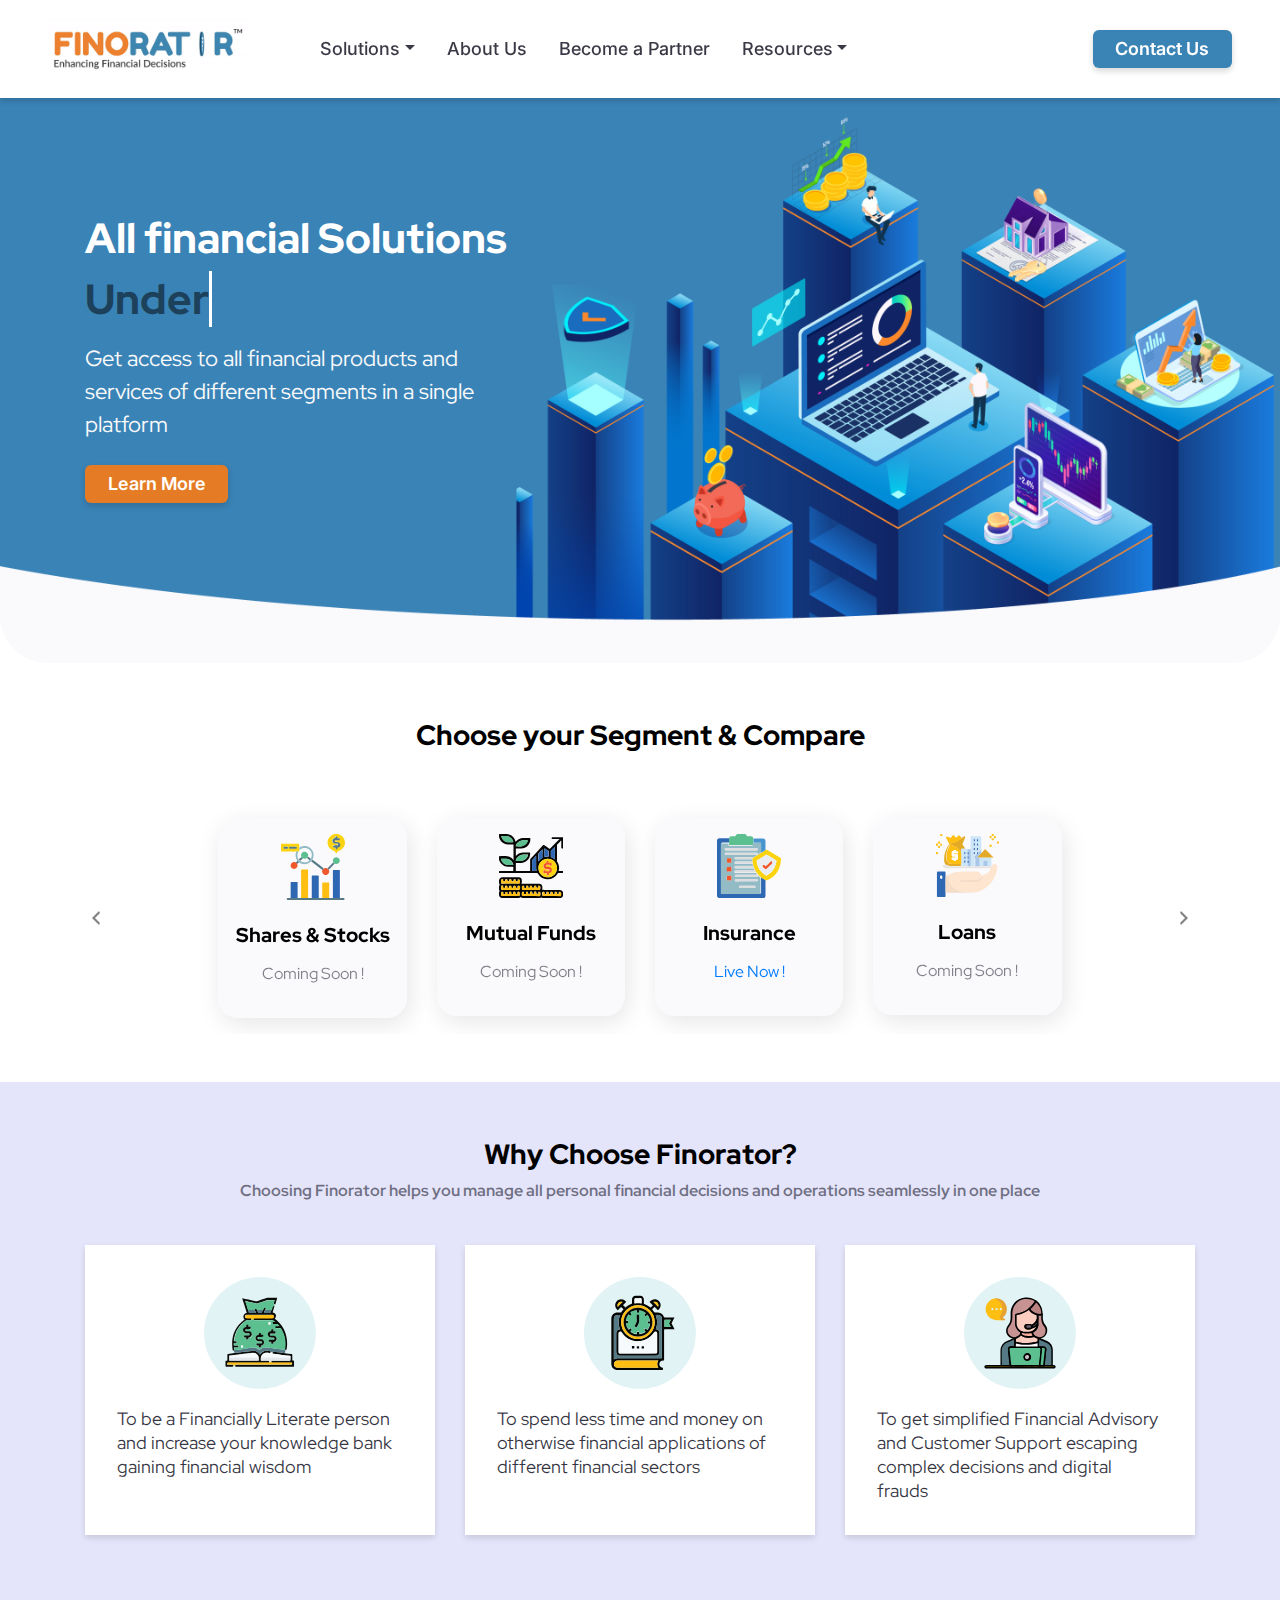
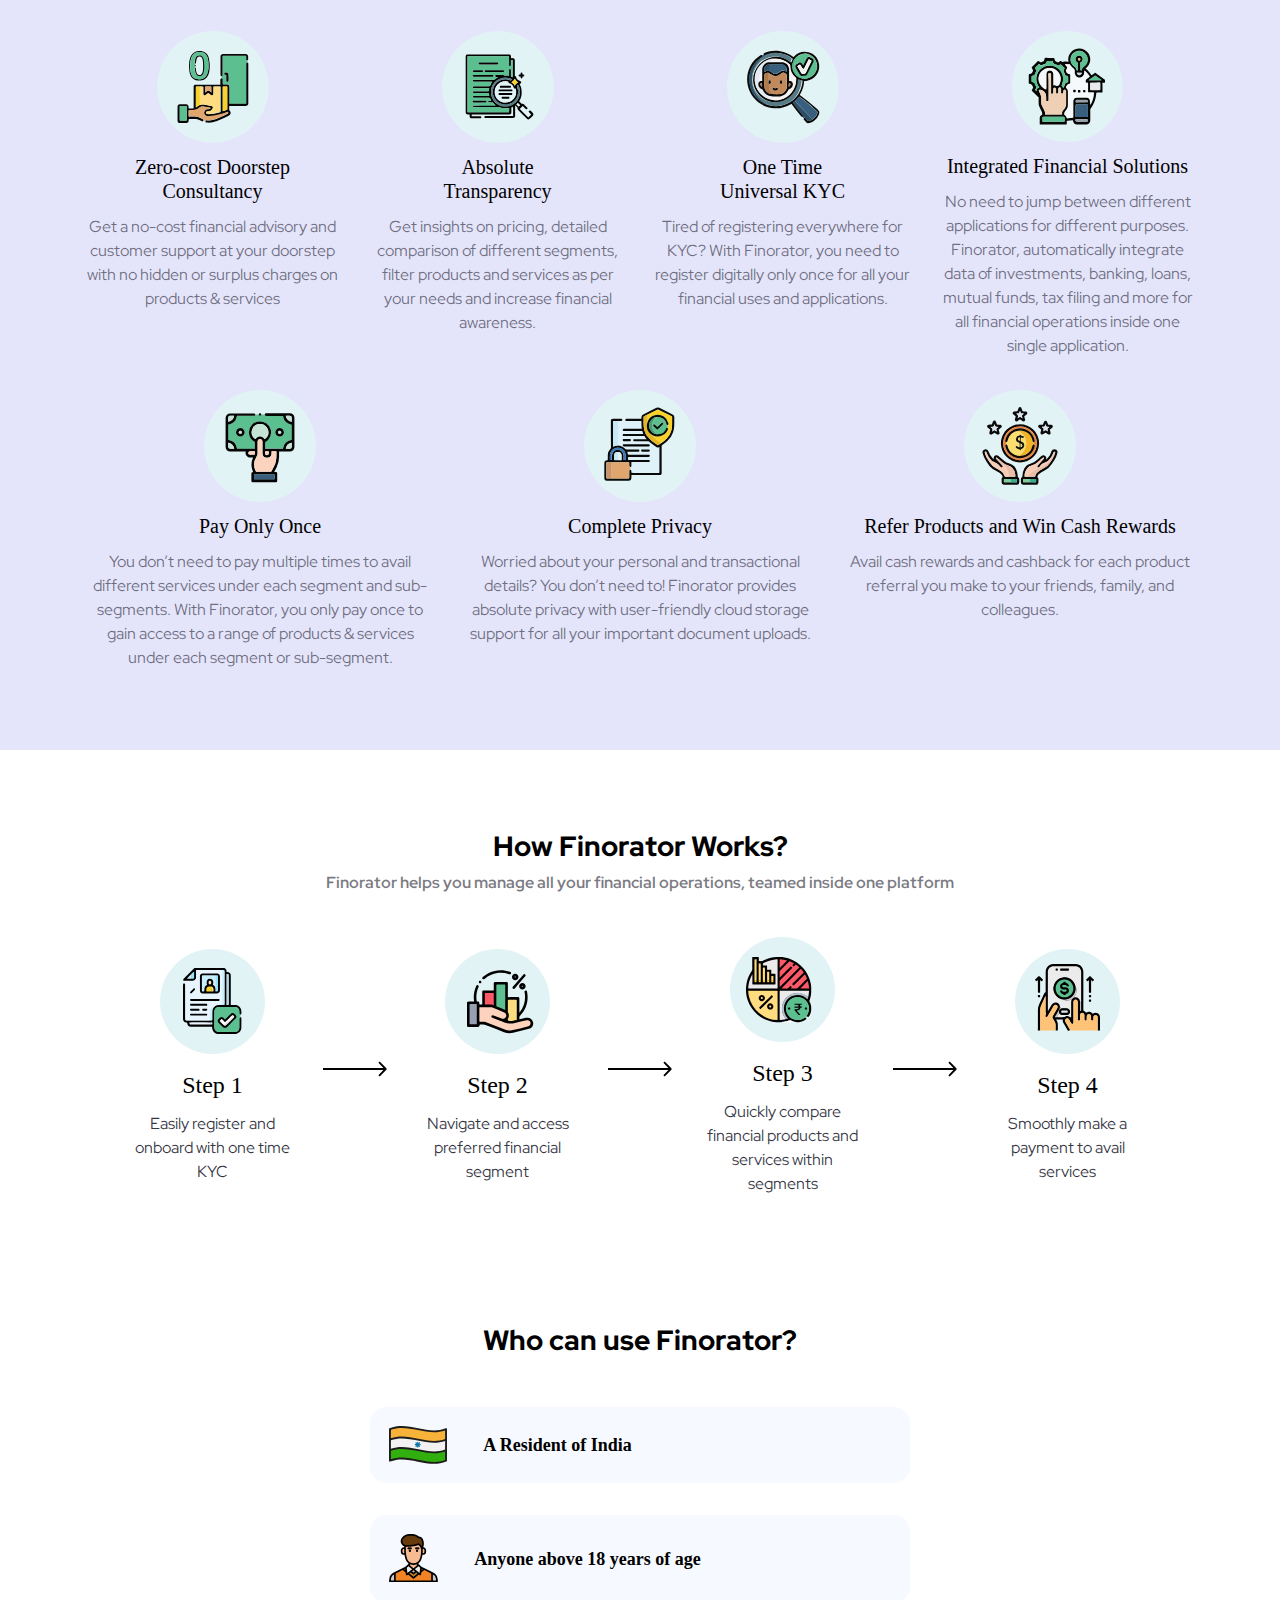
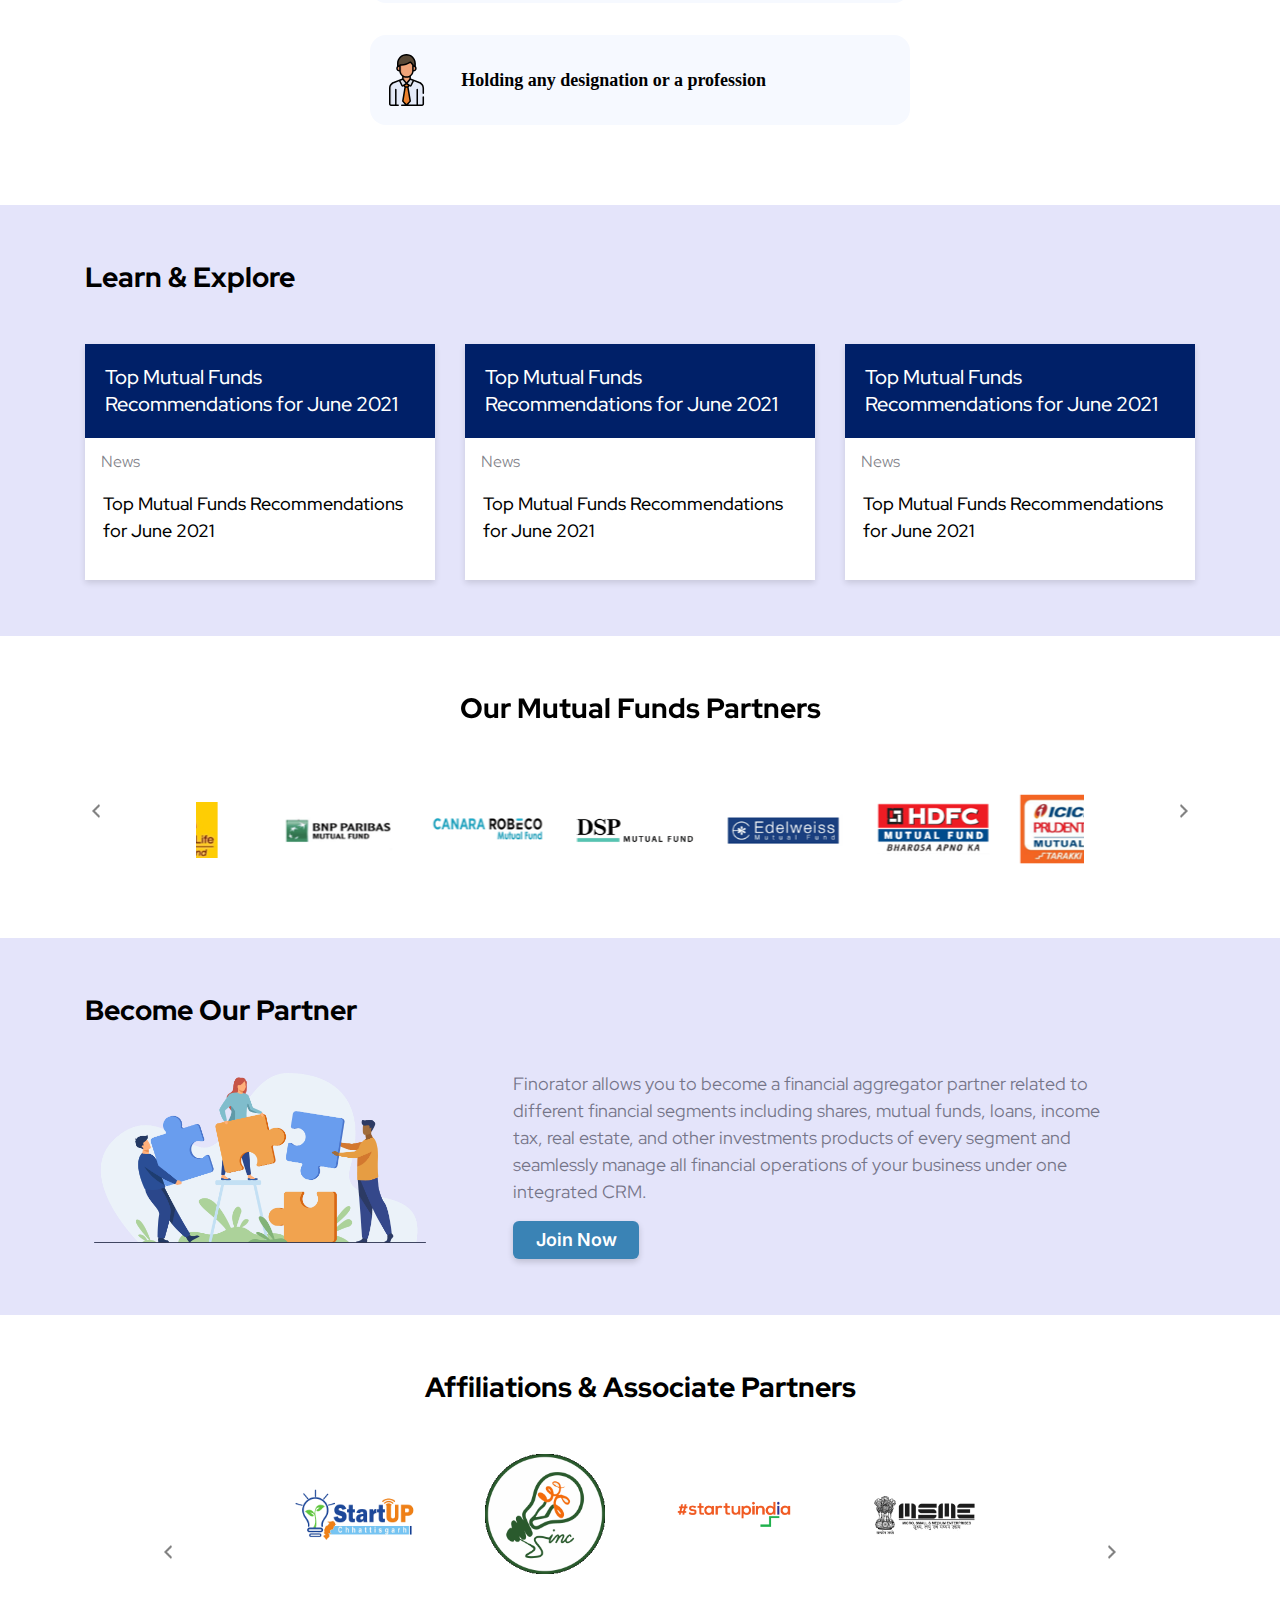
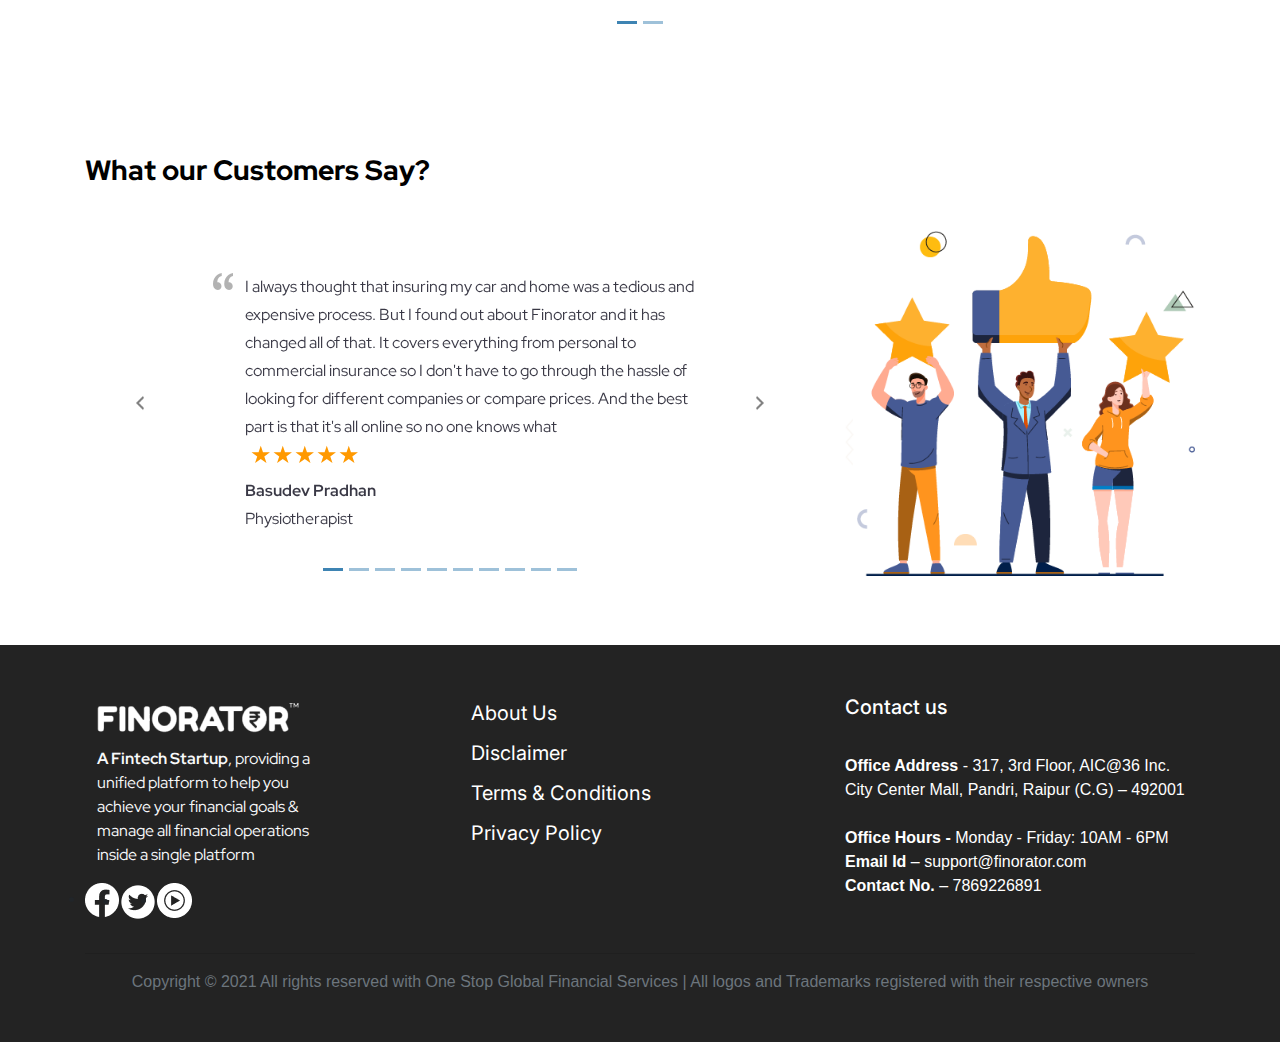
<file: index.html>
<!DOCTYPE html>
<html lang="en">
    <head>
        <meta charset="utf-8">
        <meta http-equiv="X-UA-Compatible" content="IE=edge">
        <meta name="viewport" content="width=device-width, initial-scale=1, shrink-to-fit=no">
        <meta name="description" content="">
        <meta name="author" content="">
        <title>Finorator</title>
        <!-- Bootstrap core CSS -->
        <link href="bootstrap/css/bootstrap.css" rel="stylesheet">
        <!-- Custom styles for this template -->
        <link href="main.css" rel="stylesheet" type="text/css">
        <link href="starter-template.css" rel="stylesheet" type="text/css">
        <link rel="preconnect" href="https://fonts.googleapis.com">
        <link rel="preconnect" href="https://fonts.gstatic.com" crossorigin>
        <link href="https://fonts.googleapis.com/css2?family=Inter:wght@300;400;500;600;700&display=swap" rel="stylesheet">
        <link href="https://fonts.googleapis.com/css2?family=Inter:wght@300;400;500;600;700&family=Red+Hat+Display:wght@300;400;500;600;700&display=swap" rel="stylesheet">
    </head>
    <body>
        <nav class="navbar navbar-expand-md fixed-top pl-5 pr-5">
            <a href="index.html" class="navbar-brand"><img src="assets/fino2.gif"></a>
            <button class="navbar-toggler" type="button" data-toggle="collapse" data-target="#navbarsExampleDefault" aria-controls="navbarsExampleDefault" aria-expanded="false" aria-label="Toggle navigation" style="background-color: #3a83b5;">
                <span class="navbar-toggler-icon"></span>
            </button>
            <div class="collapse navbar-collapse" id="navbarsExampleDefault">
                <ul class="navbar-nav mr-auto ml-5">
                    <li class="nav-item dropdown">
                        <a class="nav-link dropdown-toggle" href="#" id="dropdown01" data-toggle="dropdown" aria-haspopup="true" aria-expanded="false">Solutions</a>
                        <div class="dropdown-menu" aria-labelledby="dropdown01">
                            <a class="dropdown-item test">Product<span class="caret"></span></a>
                            <ul class="dropdown-menu dropdown-submenu">
                                <li>
                                    <a tabindex="-1" href="index.html#segment" class="dropdown-item">Shares & Stocks</a>
                                </li>
                                <li>
                                    <a tabindex="-1" href="index.html#segment" class="dropdown-item">Mutual Fund</a>
                                </li>
                                <li>
                                    <a tabindex="-1" href="https://www.gibl.in/?source=1000051793" class="dropdown-item">Insurance</a>
                                </li>
                                <li>
                                    <a tabindex="-1" href="index.html#segment" class="dropdown-item">Loans</a>
                                </li>
                                <li>
                                    <a tabindex="-1" href="index.html#segment" class="dropdown-item">Income Tax</a>
                                </li>
                                <li>
                                    <a tabindex="-1" href="index.html#segment" class="dropdown-item">Real Estate</a>
                                </li>
                            </ul>                             
                            <a class="dropdown-item test" href="#">Other Services <span class="caret"></span></a>
                            <ul class="dropdown-menu dropdown-submenu" style="top: 36px;">
                                <li>
                                    <a tabindex="-1" href="contact-us.html" class="dropdown-item">WEALTH PLANNING</a>
                                </li>
                                <li>
                                    <a tabindex="-1" href="contact-us.html" class="dropdown-item">INVESTMENT PLANNING</a>
                                </li>
                                <li>
                                    <a tabindex="-1" href="contact-us.html" class="dropdown-item">INTERMEDIARY SERVICES</a>
                                </li>
                                <li>
                                    <a tabindex="-1" href="contact-us.html" class="dropdown-item">TAX PLANNING & CONSULTANCY</a>
                                </li>
                                <li>
                                    <a tabindex="-1" href="contact-us.html" class="dropdown-item">ACCOUNTING</a>
                                </li>
                                <li>
                                    <a tabindex="-1" href="contact-us.html" class="dropdown-item">DIGITAL SIGNATURE</a>
                                </li>
                            </ul>
                        </div>
                    </li>
                    <li class="nav-item dropdown">
                        <a class="nav-link" href="about-us.html" id="dropdown01" aria-haspopup="true" aria-expanded="false">About Us</a>
                    </li>
                    <li class="nav-item dropdown">
                        <a class="nav-link" href="partner.html" id="dropdown01" aria-haspopup="true" aria-expanded="false">Become a Partner</a>
                    </li>
                    <li class="nav-item dropdown">
                        <a class="nav-link dropdown-toggle" href="#" id="dropdown01" data-toggle="dropdown" aria-haspopup="true" aria-expanded="false">Resources</a>
                        <div class="dropdown-menu" aria-labelledby="dropdown01">
                            <a class="dropdown-item" href="#">FAQs</a>
                            <a class="dropdown-item" href="#">Blogs</a>
                            <a class="dropdown-item" href="index.html#partners">Our Partners</a>
                        </div>
                    </li>
                </ul>
                <form class="form-inline my-2 my-lg-0">
                    <a class="theme-btn btn my-2 my-sm-0" href="contact-us.html">Contact Us</a>
                </form>
            </div>
        </nav>
        <div class="hero">
            <div class="container">
                <div class="row" style="align-items: center;">
                    <div class="col-lg-7 col-md-6 col-xl-6">
                        <div>
                            <h1 class="theme-h1 text-white">All financial Solutions<br><a class="typewrite" data-period="2000" data-type='[ "Under One Roof.", "with Single Click." ]' style="color: rgba(0, 0, 0, 0.5) !important;"></a></h1>
                            <p class="theme-p mb-4 text-light">Get access to all financial products and services of different segments in a single platform</p>
                            <a class="theme-btn btn my-2 my-sm-0 theme-bg2" href="#features-main">Learn More</a>
                        </div>
                    </div>
                </div>
            </div>
        </div>
        <div class="segments section-body" id="segment" style="padding-bottom: 3em;">
            <div class="theme-head text-center">Choose your Segment & Compare</div>
            <div>
                <div id="carouselExampleControls" class="carousel slide" data-ride="carousel" data-interval="false">
                    <div class="carousel-inner">
                        <div class="carousel-item active">
                            <div class="row car-row">
                                <div class="col-lg-2 col-12 col-sm-6 col-xl-2">
                                    <div class="segment-card">
                                        <div class="card-holder">
                                            <img src="assets/stocks.svg">
                                            <div class="card-title">Shares & Stocks
                                                <p class="theme-p">
    Coming Soon ! </p>
                                            </div>
                                        </div>
                                    </div>
                                </div>
                                <div class="col-lg-2 col-12 col-sm-6 col-xl-2">
                                    <div class="segment-card">
                                        <div class="card-holder">
                                            <img src="assets/mutual-fund.svg">
                                            <div class="card-title">Mutual Funds</div>
                                            <p class="theme-p">
    Coming Soon ! </p>
                                        </div>
                                    </div>
                                </div>
                                <div class="col-lg-2 col-12 col-sm-6 col-xl-2">
                                    <a href="https://www.gibl.in/?source=1000051793"><div class="segment-card">
                                            <div class="card-holder">
                                                <img src="assets/insurance.svg">
                                                <div class="card-title">Insurance</div>
                                                <p class="theme-p theme-color"><a href="https://www.gibl.in/?source=1000051793">Live Now !</a></p>
                                            </div>
                                        </div></a>
                                </div>
                                <div class="col-lg-2 col-12 col-sm-6 col-xl-2">
                                    <div class="segment-card">
                                        <div class="card-holder">
                                            <img src="assets/Loans.svg">
                                            <div class="card-title">Loans</div>
                                            <p class="theme-p">
    Coming Soon ! </p>
                                        </div>
                                    </div>
                                </div>
                            </div>
                        </div>
                        <div class="carousel-item">
                            <div class="row car-row">
                                <div class="col-lg-2 col-12 col-sm-6 col-xl-2">
                                    <div class="segment-card">
                                        <div class="card-holder">
                                            <img src="assets/income-tax.svg">
                                            <div class="card-title">Income tax</div>
                                            <p class="theme-p">
    Coming Soon ! </p>
                                        </div>
                                    </div>
                                </div>
                                <div class="col-lg-2 col-12 col-sm-6 col-xl-2">
                                    <div class="segment-card">
                                        <div class="card-holder">
                                            <img src="assets/real-estate.svg">
                                            <div class="card-title">Real Estate</div>
                                            <p class="theme-p">
    Coming Soon ! </p>
                                        </div>
                                    </div>
                                </div>
                            </div>
                        </div>
                    </div>
                    <a class="carousel-control-prev" href="#carouselExampleControls" role="button" data-slide="prev"> <span class="carousel-control-prev-icon" aria-hidden="true" style="background-image: url('assets/dashicons_arrow-left-alt2.png');"></span> <span class="sr-only">Previous</span> </a>
                    <a class="carousel-control-next" href="#carouselExampleControls" role="button" data-slide="next"> <span class="carousel-control-next-icon" aria-hidden="true" style="background-image: url('assets/dashicons_arrow-left-alt1.png');"></span> <span class="sr-only">Next</span> </a>
                </div>
            </div>
        </div>
        <div class="section-body features" id="features-main">
            <div class="container">
                <div class="theme-head text-center">
                    Why Choose Finorator?
                    <div class="description text-center font-weight-bold">Choosing Finorator helps you manage all personal financial decisions and operations seamlessly in one place
</div>                     
                </div>
                <div class="row mb-5">
                    <div class="col-xl-4 col-lg-4 col-sm-6">
                        <div class="feature-bigcard">
                            <img src="assets/main-feature1.svg">
                            <div class="description">To be a Financially Literate person and increase your knowledge bank gaining financial wisdom</div>
                        </div>
                    </div>
                    <div class="col-xl-4 col-lg-4 col-sm-6">
                        <div class="feature-bigcard">
                            <img src="assets/main-feature2.svg">
                            <div class="description">To spend less time and money on otherwise financial applications of different financial sectors</div>
                        </div>
                    </div>
                    <div class="col-xl-4 col-lg-4 col-sm-12">
                        <div class="feature-bigcard">
                            <img src="assets/main-feature3.svg">
                            <div class="description">To get simplified Financial Advisory and Customer Support escaping complex decisions and digital frauds</div>
                        </div>
                    </div>
                </div>
                <div class="row mt-5 pt-5">
                    <div class="col-xl-3 col-lg-3 col-sm-6">
                        <div class="feature-smallcard">
                            <img src="assets/side-feature1.svg">
                            <div class="title">Zero-cost Doorstep Consultancy</div>
                            <div class="description">Get a no-cost financial advisory and customer support at your doorstep with no hidden or surplus charges on products & services
</div>
                        </div>
                    </div>
                    <div class="col-xl-3 col-lg-3 col-sm-6">
                        <div class="feature-smallcard">
                            <img src="assets/side-feature2.svg">
                            <div class="title">Absolute 
                                <br>Transparency
                            </div>
                            <div class="description">Get insights on pricing, detailed comparison of different segments, filter products and services as per your needs and increase financial awareness.
</div>
                        </div>
                    </div>
                    <div class="col-xl-3 col-lg-3 col-sm-6">
                        <div class="feature-smallcard">
                            <img src="assets/side-feature3.svg">
                            <div class="title">One Time
                                <br> Universal KYC
                            </div>
                            <div class="description">Tired of registering everywhere for KYC? With Finorator, you need to register digitally only once for all your financial uses and applications.
</div>
                        </div>
                    </div>
                    <div class="col-xl-3 col-lg-3 col-sm-6">
                        <div class="feature-smallcard">
                            <img src="assets/side-feature4.svg">
                            <div class="title">Integrated Financial Solutions</div>
                            <div class="description">No need to jump between different applications for different purposes. Finorator, automatically integrate data of  investments, banking, loans, mutual funds, tax filing and more for all financial operations inside one single application.</div>
                        </div>
                    </div>
                    <div class="col-xl-4 col-lg-4 col-sm-6"> 
                        <div class="feature-smallcard">
                            <img src="assets/feature-5.svg">
                            <div class="title">Pay Only Once</div>
                            <div class="description">You don’t need to pay multiple times to avail different services under each segment and sub-segments. With Finorator, you only pay once to gain access to a range of products & services under each segment or sub-segment.</div>
                        </div>
                    </div>
                    <div class="col-xl-4 col-lg-4 col-sm-6">
                        <div class="feature-smallcard">
                            <img src="assets/feature-6.svg">
                            <div class="title">Complete Privacy</div>
                            <div class="description">Worried about your personal and transactional details? You don’t need
                                to! Finorator provides absolute privacy with user-friendly cloud storage support for all your important document uploads.
</div>
                        </div>
                    </div>
                    <div class="col-xl-4 col-lg-4 col-sm-12">
                        <div class="feature-smallcard">
                            <img src="assets/feature-7.svg">
                            <div class="title">Refer Products and Win Cash Rewards</div>
                            <div class="description">Avail cash rewards and cashback for each product referral you make to your friends, family, and colleagues.
</div>
                        </div>
                    </div>
                </div>
            </div>
        </div>
        <div class="section-body steps">
            <div class="container">
                <div class="theme-head text-center">How Finorator Works?
                    <div class="description text-center font-weight-bold">Finorator helps you manage all your financial operations, teamed inside one platform
</div>
                </div>
                <div class="row" style="align-items: center; justify-content: center;">
                    <div class="col-xl-2 col-lg-2 col-12 col-sm-6">
                        <div class="step-card">
                            <img src="assets/step1.svg">
                            <div class="title">Step 1</div>
                            <div class="description">Easily register and onboard with one time KYC</div>
                        </div>
                    </div>
                    <div class="col-xl-1 col-lg-1 arr">
                        <img src="assets/Arrow%201.svg">
                    </div>
                    <div class="col-xl-2 col-lg-2 col-12 col-sm-6">
                        <div class="step-card">
                            <img src="assets/step2.svg">
                            <div class="title">Step 2</div>
                            <div class="description">Navigate and access preferred financial segment</div>
                        </div>
                    </div>
                    <div class="col-xl-1 col-lg-1 arr">
                        <img src="assets/Arrow%201.svg">
                    </div>
                    <div class="col-xl-2 col-lg-2 col-12 col-sm-6">
                        <div class="step-card">
                            <img src="assets/step3.svg">
                            <div class="title">Step 3</div>
                            <div class="description">Quickly compare financial products and services within segments</div>
                        </div>
                    </div>
                    <div class="col-xl-1 col-lg-1 arr">
                        <img src="assets/Arrow%201.svg">
                    </div>
                    <div class="col-xl-2 col-lg-2 col-12 col-sm-6">
                        <div class="step-card">
                            <img src="assets/step4.svg">
                            <div class="title">Step 4</div>
                            <div class="description">Smoothly make a payment to avail services
</div>
                        </div>
                    </div>
                </div>
            </div>
        </div>
        <div class="section-body">
            <div class="container">
                <div class="theme-head text-center">Who can use Finorator?</div>
                <div class="row" style="justify-content: center;">
                    <div class="col-lg-6 col-md-12 col-xl-6">
                        <ul class="list-group eligible-list">
                            <li class="list-group-item">
                                <img src="assets/eligible-1.svg">
                                <p>A Resident of India</p>
                            </li>
                            <li class="list-group-item">
                                <img src="assets/eligible-2.svg">
                                <p>Anyone above 18 years of age&nbsp;</p>
                            </li>
                            <li class="list-group-item">
                                <img src="assets/eligible-3.svg">
                                <p>Holding any designation or a profession</p>
                            </li>
                        </ul>
                    </div>
                </div>
            </div>
        </div>
        <div class="section-body blogs">
            <div class="container">
                <div class="theme-head">Learn & Explore</div>
                <div class="row">
                    <div class="col-xl-4 col-lg-4 col-12">
                        <div class="blog-card">
                            <div class="theme-bg">
                                <h3>
Top Mutual Funds Recommendations for June 2021</h3>
                            </div>
                            <div>
                                <p class="theme-p ml-3">News</p>
                                <h4>
Top Mutual Funds Recommendations for June 2021</h4>
                            </div>
                        </div>
                    </div>
                    <div class="col-xl-4 col-lg-4 col-12">
                        <div class="blog-card">
                            <div class="theme-bg">
                                <h3>
Top Mutual Funds Recommendations for June 2021</h3>
                            </div>
                            <div>
                                <p class="theme-p ml-3">News</p>
                                <h4>
Top Mutual Funds Recommendations for June 2021</h4>
                            </div>
                        </div>
                    </div>
                    <div class="col-xl-4 col-lg-4 col-12">
                        <div class="blog-card">
                            <div class="theme-bg">
                                <h3>
Top Mutual Funds Recommendations for June 2021</h3>
                            </div>
                            <div>
                                <p class="theme-p ml-3">News</p>
                                <h4>
Top Mutual Funds Recommendations for June 2021</h4>
                            </div>
                        </div>
                    </div>
                </div>
            </div>
        </div>
        <div class="section-body" id="partners">
            <div id="carouselExampleControls2" class="carousel slide logos" data-ride="carousel" data-interval="false">
                <div class="carousel-inner">
                    <div class="carousel-item active">
                        <div class="container">
                            <div class="theme-head text-center">Our Mutual Funds Partners</div>
                            <div class="segment-main">
                                <marquee width="80%" direction="left" scrollamount="12">
                                    <div style="justify-content: center; align-items: center; display: flex;">
                                        <div class="col-xl-2 col-lg-2">
                                            <div>
                                                <img src="assets/Companies%20Logo%20PNG/Mutual%20Fund/ABSL.png">
                                            </div>
                                        </div>
                                        <div class="col-xl-2 col-lg-2">
                                            <div>
                                                <img src="assets/Companies%20Logo%20PNG/Mutual%20Fund/Birla.png">
                                            </div>
                                        </div>
                                        <div class="col-xl-2 col-lg-2">
                                            <div>
                                                <img src="assets/Companies%20Logo%20PNG/Mutual%20Fund/BNP%20PARIBAS.png">
                                            </div>
                                        </div>
                                        <div class="col-xl-2 col-lg-2">
                                            <div>
                                                <img src="assets/Companies%20Logo%20PNG/Mutual%20Fund/Canara%20Robeco.png">
                                            </div>
                                        </div>
                                        <div class="col-xl-2 col-lg-2">
                                            <div>
                                                <img src="assets/Companies%20Logo%20PNG/Mutual%20Fund/DSP.png">
                                            </div>
                                        </div>
                                        <div class="col-xl-2 col-lg-2">
                                            <div>
                                                <img src="assets/Companies%20Logo%20PNG/Mutual%20Fund/Edelweiss.png">
                                            </div>
                                        </div>
                                        <div class="col-xl-2 col-lg-2">
                                            <div>
                                                <img src="assets/Companies%20Logo%20PNG/Mutual%20Fund/HDFC.png">
                                            </div>
                                        </div>
                                        <div class="col-xl-2 col-lg-2">
                                            <div>
                                                <img src="assets/Companies%20Logo%20PNG/Mutual%20Fund/ICICI.png">
                                            </div>
                                        </div>
                                        <div class="col-xl-2 col-lg-2">
                                            <div>
                                                <img src="assets/Companies%20Logo%20PNG/Mutual%20Fund/IDFC.png">
                                            </div>
                                        </div>
                                        <div class="col-xl-2 col-lg-2">
                                            <div>
                                                <img src="assets/Companies%20Logo%20PNG/Mutual%20Fund/IIFL.png">
                                            </div>
                                        </div>
                                        <div class="col-xl-2 col-lg-2">
                                            <div>
                                                <img src="assets/Companies%20Logo%20PNG/Mutual%20Fund/Invesco.png">
                                            </div>
                                        </div>
                                        <div class="col-xl-2 col-lg-2">
                                            <div>
                                                <img src="assets/Companies%20Logo%20PNG/Mutual%20Fund/Kotak.png">
                                            </div>
                                        </div>
                                        <div class="col-xl-2 col-lg-2">
                                            <div>
                                                <img src="assets/Companies%20Logo%20PNG/Mutual%20Fund/L&T.png">
                                            </div>
                                        </div>
                                        <div class="col-xl-2 col-lg-2">
                                            <div>
                                                <img src="assets/Companies%20Logo%20PNG/Mutual%20Fund/Mirae.png">
                                            </div>
                                        </div>
                                        <div class="col-xl-2 col-lg-2">
                                            <div>
                                                <img src="assets/Companies%20Logo%20PNG/Mutual%20Fund/Motilal.png">
                                            </div>
                                        </div>
                                        <div class="col-xl-2 col-lg-2">
                                            <div>
                                                <img src="assets/Companies%20Logo%20PNG/Mutual%20Fund/Nippon.png">
                                            </div>
                                        </div>
                                        <div class="col-xl-2 col-lg-2">
                                            <div>
                                                <img src="assets/Companies%20Logo%20PNG/Mutual%20Fund/PPFAS.png">
                                            </div>
                                        </div>
                                        <div class="col-xl-2 col-lg-2">
                                            <div>
                                                <img src="assets/Companies%20Logo%20PNG/Mutual%20Fund/SBi.png">
                                            </div>
                                        </div>
                                        <div class="col-xl-2 col-lg-2">
                                            <div>
                                                <img src="assets/Companies%20Logo%20PNG/Mutual%20Fund/TATA.png">
                                            </div>
                                        </div>
                                        <div class="col-xl-2 col-lg-2">
                                            <div>
                                                <img src="assets/Companies%20Logo%20PNG/Mutual%20Fund/UTI.png">
                                            </div>
                                        </div>
                                    </div>
                                </marquee>
                            </div>
                        </div>
                    </div>
                    <div class="carousel-item">
                        <div class="container">
                            <div class="theme-head text-center">Our Loan Partners</div>
                            <div class="segment-main">
                                <marquee width="80%" direction="left" scrollamount="12">
                                    <div style="justify-content: center; align-items: center; display: flex;">
                                        <div class="col-xl-2 col-lg-2">
                                            <div>
                                                <img src="assets/Companies%20Logo%20PNG/Loan/ABSL.png">
                                            </div>
                                        </div>
                                        <div class="col-xl-2 col-lg-2">
                                            <div>
                                                <img src="assets/Companies%20Logo%20PNG/Loan/AXIS%20Bank.jpg">
                                            </div>
                                        </div>
                                        <div class="col-xl-2 col-lg-2">
                                            <div>
                                                <img src="assets/Companies%20Logo%20PNG/Loan/BOB.png">
                                            </div>
                                        </div>
                                        <div class="col-xl-2 col-lg-2">
                                            <div>
                                                <img src="assets/Companies%20Logo%20PNG/Loan/Chola.png">
                                            </div>
                                        </div>
                                        <div class="col-xl-2 col-lg-2">
                                            <div>
                                                <img src="assets/Companies%20Logo%20PNG/Loan/DCB%20BAnk.jpg">
                                            </div>
                                        </div>
                                        <div class="col-xl-2 col-lg-2">
                                            <div>
                                                <img src="assets/Companies%20Logo%20PNG/Loan/Deutsche%20Bank.jpg">
                                            </div>
                                        </div>
                                        <div class="col-xl-2 col-lg-2">
                                            <div>
                                                <img src="assets/Companies%20Logo%20PNG/Loan/Equitas%20Fin..png">
                                            </div>
                                        </div>
                                        <div class="col-xl-2 col-lg-2">
                                            <div>
                                                <img src="assets/Companies%20Logo%20PNG/Loan/Fedral%20Bank.jpg">
                                            </div>
                                        </div>
                                        <div class="col-xl-2 col-lg-2">
                                            <div>
                                                <img src="assets/Companies%20Logo%20PNG/Loan/Fullerton.png">
                                            </div>
                                        </div>
                                        <div class="col-xl-2 col-lg-2">
                                            <div>
                                                <img src="assets/Companies%20Logo%20PNG/Loan/HDFC%20Bank3.jpg">
                                            </div>
                                        </div>
                                        <div class="col-xl-2 col-lg-2">
                                            <div>
                                                <img src="assets/Companies%20Logo%20PNG/Loan/ICICI%20Bank.jpg">
                                            </div>
                                        </div>
                                        <div class="col-xl-2 col-lg-2">
                                            <div>
                                                <img src="assets/Companies%20Logo%20PNG/Loan/IDBI%20Bank.png">
                                            </div>
                                        </div>
                                        <div class="col-xl-2 col-lg-2">
                                            <div>
                                                <img src="assets/Companies%20Logo%20PNG/Loan/IDFC%20First%20Bank.jpg">
                                            </div>
                                        </div>
                                        <div class="col-xl-2 col-lg-2">
                                            <div>
                                                <img src="assets/Companies%20Logo%20PNG/Loan/Kotak%20Mahindra%20Bank.jpg">
                                            </div>
                                        </div>
                                        <div class="col-xl-2 col-lg-2">
                                            <div>
                                                <img src="assets/Companies%20Logo%20PNG/Loan/Lending%20kart.png">
                                            </div>
                                        </div>
                                        <div class="col-xl-2 col-lg-2">
                                            <div>
                                                <img src="assets/Companies%20Logo%20PNG/Loan/MAGMA%20Fin..jpg">
                                            </div>
                                        </div>
                                        <div class="col-xl-2 col-lg-2">
                                            <div>
                                                <img src="assets/Companies%20Logo%20PNG/Loan/PNB%20Housing.jpg">
                                            </div>
                                        </div>
                                        <div class="col-xl-2 col-lg-2">
                                            <div>
                                                <img src="assets/Companies%20Logo%20PNG/Loan/RBL%20Bank.jpg">
                                            </div>
                                        </div>
                                        <div class="col-xl-2 col-lg-2">
                                            <div>
                                                <img src="assets/Companies%20Logo%20PNG/Loan/SBI%20bank.jpg">
                                            </div>
                                        </div>
                                        <div class="col-xl-2 col-lg-2">
                                            <div>
                                                <img src="assets/Companies%20Logo%20PNG/Loan/TATA%20Capital.png">
                                            </div>
                                        </div>
                                        <div class="col-xl-2 col-lg-2">
                                            <div>
                                                <img src="assets/Companies%20Logo%20PNG/Loan/Yes%20bank.jpg">
                                            </div>
                                        </div>
                                    </div>
                                </marquee>
                            </div>
                        </div>
                    </div>
                    <div class="carousel-item">
                        <div class="container">
                            <div class="theme-head text-center">Our Insurance Partners</div>
                            <div class="segment-main">
                                <marquee width="80%" direction="left" scrollamount="12">
                                    <div style="justify-content: center; align-items: center; display: flex;">
                                        <div class="col-xl-2 col-lg-2">
                                            <div>
                                                <img src="assets/Companies%20Logo%20PNG/Insurance/Bajaj%20Allianz.png">
                                            </div>
                                        </div>
                                        <div class="col-xl-2 col-lg-2">
                                            <div>
                                                <img src="assets/Companies%20Logo%20PNG/Insurance/BHARTI%20AXA.jpg">
                                            </div>
                                        </div>
                                        <div class="col-xl-2 col-lg-2">
                                            <div>
                                                <img src="assets/Companies%20Logo%20PNG/Insurance/DIGIT.png">
                                            </div>
                                        </div>
                                        <div class="col-xl-2 col-lg-2">
                                            <div>
                                                <img src="assets/Companies%20Logo%20PNG/Insurance/Future%20Generali.png">
                                            </div>
                                        </div>
                                        <div class="col-xl-2 col-lg-2">
                                            <div>
                                                <img src="assets/Companies%20Logo%20PNG/Insurance/HDFC%20ERGO%20Insurance.png">
                                            </div>
                                        </div>
                                        <div class="col-xl-2 col-lg-2">
                                            <div>
                                                <img src="assets/Companies%20Logo%20PNG/Insurance/HDFC%20Life%20Insurance.png">
                                            </div>
                                        </div>
                                        <div class="col-xl-2 col-lg-2">
                                            <div>
                                                <img src="assets/Companies%20Logo%20PNG/Insurance/ICICI%20Lombard.jpg">
                                            </div>
                                        </div>
                                        <div class="col-xl-2 col-lg-2">
                                            <div>
                                                <img src="assets/Companies%20Logo%20PNG/Insurance/MAX%20BHUPA%20Insurance.jpg">
                                            </div>
                                        </div>
                                        <div class="col-xl-2 col-lg-2">
                                            <div>
                                                <img src="assets/Companies%20Logo%20PNG/Insurance/National%20Insurance.png">
                                            </div>
                                        </div>
                                        <div class="col-xl-2 col-lg-2">
                                            <div>
                                                <img src="assets/Companies%20Logo%20PNG/Insurance/New%20India%20Assurance.png">
                                            </div>
                                        </div>
                                        <div class="col-xl-2 col-lg-2">
                                            <div>
                                                <img src="assets/Companies%20Logo%20PNG/Insurance/Oriental%20Insurance.png">
                                            </div>
                                        </div>
                                        <div class="col-xl-2 col-lg-2">
                                            <div>
                                                <img src="assets/Companies%20Logo%20PNG/Insurance/Reliance%20General%20Insurance.png">
                                            </div>
                                        </div>
                                        <div class="col-xl-2 col-lg-2">
                                            <div>
                                                <img src="assets/Companies%20Logo%20PNG/Insurance/SBI%20General%20Insurance.jpg">
                                            </div>
                                        </div>
                                        <div class="col-xl-2 col-lg-2">
                                            <div>
                                                <img src="assets/Companies%20Logo%20PNG/Insurance/Star%20Health%20Insurance.png">
                                            </div>
                                        </div>
                                        <div class="col-xl-2 col-lg-2">
                                            <div>
                                                <img src="assets/Companies%20Logo%20PNG/Insurance/United%20India.jpg">
                                            </div>
                                        </div>
                                        <div class="col-xl-2 col-lg-2">
                                            <div>
                                                <img src="assets/Companies%20Logo%20PNG/Insurance/Universal%20Sompo.jpg">
                                            </div>
                                        </div>
                                    </div>
                                </marquee>
                            </div>
                        </div>
                    </div>
                </div>
                <a class="carousel-control-prev" href="#carouselExampleControls2" role="button" data-slide="prev" style="padding-top: 3em;"> <span class="carousel-control-prev-icon" aria-hidden="true" style="background-image: url('assets/dashicons_arrow-left-alt2.png');"></span> <span class="sr-only">Previous</span> </a>
                <a class="carousel-control-next" href="#carouselExampleControls2" role="button" data-slide="next" style="padding-top: 3em;"> <span class="carousel-control-next-icon" aria-hidden="true" style="background-image: url('assets/dashicons_arrow-left-alt1.png');"></span> <span class="sr-only">Next</span> </a>
            </div>
        </div>
        <div class="section-body partner">
            <div class="container">
                <div class="theme-head text-left" style="padding-bottom: 0.5em;">Become Our Partner</div>
                <div class="row" style="align-items: center;">
                    <div class="p-4 col-xl-4 col-lg-4 col-12">
                        <img src="assets/partner.png">
                    </div>
                    <div class="pr-5 ml-5 col-xl-7 col-lg-7 col-10">
                        <p class="theme-p" style="font-size: 18px;">Finorator allows you to become a financial aggregator partner related to different financial segments including shares, mutual funds, loans, income tax, real estate, and other investments products of every segment and seamlessly manage all financial operations of your business under one integrated CRM.</p>
                        <a class="theme-btn btn my-2 my-sm-0" href="partner.html">Join Now</a>
                    </div>
                </div>
            </div>
        </div>
        <div class="section-body">
            <div class="container">
                <div class="theme-head text-center"> Affiliations & Associate Partners
</div>
                <div id="carouselExampleControls4" class="carousel slide" data-ride="carousel" data-interval="false">
                    <ol class="carousel-indicators">
                        <li data-target="#carouselExampleControls4" data-slide-to="0" class="active"></li>
                        <li data-target="#carouselExampleControls4" data-slide-to="1"></li>
                    </ol>
                    <div class="carousel-inner">
                        <div class="carousel-item active">
                            <div class="row affiliations" style="align-items: center; justify-content: center; padding-bottom: 4em;">
                                <div class="col-lg-2 col-12 col-sm-6 col-xl-2">
                                    <div class="step-card">
                                        <img src="assets/startuplogo_trans.png">
                                    </div>
                                </div>
                                <div class="col-lg-2 col-12 col-sm-6 col-xl-2">
                                    <div class="step-card">
                                        <img src="assets/36inc.png">
                                    </div>
                                </div>
                                <div class="col-lg-2 col-12 col-sm-6 col-xl-2">
                                    <div class="step-card">
                                        <img src="assets/Startup%20India%20Logo1-02.png">
                                    </div>
                                </div>
                                <div class="col-lg-2 col-12 col-sm-6 col-xl-2">
                                    <div class="step-card">
                                        <img src="assets/msme.webp">
                                    </div>
                                </div>
                            </div>
                        </div>
                        <div class="carousel-item">
                            <div class="row" style="align-items: center; justify-content: center; padding-bottom: 4em;">
                                <div class="col-lg-2 col-12 col-sm-6 col-xl-2">
                                    <div class="step-card">
                                        <img src="assets/BSestarMF.gif">
                                        <div class="description">Member Code- 
                                            <b>52145</b>
                                        </div>
                                    </div>
                                </div>
                                <div class="col-lg-2 col-12 col-sm-6 col-xl-3">
                                    <div class="step-card">
                                        <img src="assets/amfi.jpeg">
                                        <div class="description">Member Code-
                                            <b>147019</b>
                                        </div>
                                    </div>
                                </div>
                                <div class="col-lg-2 col-12 col-sm-6 col-xl-2">
                                    <div class="step-card">
                                        <img src="assets/dealsofloan.png">
                                    </div>
                                </div>
                                <div class="col-lg-2 col-12 col-sm-6 col-xl-2">
                                    <div class="step-card">
                                        <img src="assets/pos-gibl-logo.jpeg">
                                    </div>
                                </div>
                            </div>
                        </div>
                    </div>
                    <a class="carousel-control-prev" href="#carouselExampleControls4" role="button" data-slide="prev"> <span class="carousel-control-prev-icon" aria-hidden="true" style="background-image: url('assets/dashicons_arrow-left-alt2.png');"></span> <span class="sr-only">Previous</span> </a>
                    <a class="carousel-control-next" href="#carouselExampleControls4" role="button" data-slide="next"> <span class="carousel-control-next-icon" aria-hidden="true" style="background-image: url('assets/dashicons_arrow-left-alt1.png');"></span> <span class="sr-only">Next</span> </a>
                </div>
            </div>
        </div>
        <div class="section-body">
            <div class="container">
                <div class="theme-head" style="padding-bottom: 0.5em;">What our Customers Say?</div>
                <div class="row" style="align-items: center;">
                    <div class="col-xl-8">
                        <div id="carouselExampleControls3" class="carousel slide" data-ride="carousel" data-interval="false">
                            <ol class="carousel-indicators">
                                <li data-target="#carouselExampleControls3" data-slide-to="0" class="active"></li>
                                <li data-target="#carouselExampleControls3" data-slide-to="1"></li>
                                <li data-target="#carouselExampleControls3" data-slide-to="2"></li>
                                <li data-target="#carouselExampleControls3" data-slide-to="2"></li>
                                <li data-target="#carouselExampleControls3" data-slide-to="3"></li>
                                <li data-target="#carouselExampleControls3" data-slide-to="4"></li>
                                <li data-target="#carouselExampleControls3" data-slide-to="5"></li>
                                <li data-target="#carouselExampleControls3" data-slide-to="6"></li>
                                <li data-target="#carouselExampleControls3" data-slide-to="7"></li>
                                <li data-target="#carouselExampleControls3" data-slide-to="8"></li>
                            </ol>
                            <div class="carousel-inner">
                                <div class="carousel-item active">
                                    <div class="testimony-card">
                                        <div class="testimony-body">
                                            <img src="assets/testimony-icon.svg"/>
                                            <div class="cont">I always thought that insuring my car and home was a tedious and expensive process. But I found out about Finorator and it has changed all of that. It covers everything from personal to commercial insurance so I don't have to go through the hassle of looking for different companies or compare prices. And the best part is that it's all online so no one knows what
                                                <br>
                                                <div class="star-rating">
                                                    <label for="5-stars" class="star">&#9733;</label>
                                                    <label for="4-stars" class="star">&#9733;</label>
                                                    <label for="3-stars" class="star">&#9733;</label>
                                                    <label for="2-stars" class="star">&#9733;</label>
                                                    <label for="1-star" class="star">&#9733;</label>
                                                </div>
                                                <b>Basudev Pradhan</b>
                                                <br>
                                                Physiotherapist
                                            </div>
                                        </div>
                                    </div>
                                </div>
                                <div class="carousel-item">
                                    <div class="testimony-card">
                                        <div class="testimony-body">
                                            <img src="assets/testimony-icon.svg"/>
                                            <div class="cont">I love the convenience of Finorator. It's so easy to compare, select, and purchase an insurance plan. I find myself checking it every day. I'm so grateful for this online platform!
                                                <br>
                                                <div class="star-rating">
                                                    <label for="5-stars" class="star">&#9733;</label>
                                                    <label for="4-stars" class="star">&#9733;</label>
                                                    <label for="3-stars" class="star">&#9733;</label>
                                                    <label for="1-star" class="star">&#9733;</label>
                                                </div>
                                                <b>Vipin Patel</b>
                                                <br>
                                                Businessman
                                            </div>
                                        </div>
                                    </div>
                                </div>
                                <div class="carousel-item">
                                    <div class="testimony-card">
                                        <div class="testimony-body">
                                            <img src="assets/testimony-icon.svg"/>
                                            <div class="cont">Finorator is a simple and effective solution to the time-consuming task of getting insurance. It's very easy to use and I was able to find a policy for my new Audi A8 with just a few clicks. It gave me all the options, from basic insurance for low-cost coverage to comprehensive insurance with high premiums. I found it extremely easy to narrow
                                                <br>
                                                <div class="star-rating">
                                                    <label for="5-stars" class="star">&#9733;</label>
                                                    <label for="4-stars" class="star">&#9733;</label>
                                                    <label for="3-stars" class="star">&#9733;</label>
                                                    <label for="2-stars" class="star">&#9733;</label>
                                                    <label for="1-star" class="star">&#9733;</label>
                                                </div>
                                                <b>B. Shreyash</b>
                                                <br>
                                                Entrepreneur
                                            </div>
                                        </div>
                                    </div>
                                </div>
                                <div class="carousel-item">
                                    <div class="testimony-card">
                                        <div class="testimony-body">
                                            <img src="assets/testimony-icon.svg"/>
                                            <div class="cont">I can't believe how affordable Finorator is. I was looking for a cheaper insurance policy and found out that they offer a whole range of plans that can fit any budget. This has been one of the most useful and best products I've ever used.
                                                <br>
                                                <div class="star-rating">
                                                    <label for="5-stars" class="star">&#9733;</label>
                                                    <label for="4-stars" class="star">&#9733;</label>
                                                    <label for="1-star" class="star">&#9733;</label>
                                                </div>
                                                <b>Venkat Vyas</b>
                                                <br>
                                                Designer
                                            </div>
                                        </div>
                                    </div>
                                </div>
                                <div class="carousel-item">
                                    <div class="testimony-card">
                                        <div class="testimony-body">
                                            <img src="assets/testimony-icon.svg"/>
                                            <div class="cont">Finorator is a great online insurance platform. They have a very user-friendly interface and they offer their clients really competitive prices. I am so glad I switched to them, the only thing I regret is not doing it sooner
                                                <br>
                                                <div class="star-rating">
                                                    <label for="5-stars" class="star">&#9733;</label>
                                                    <label for="4-stars" class="star">&#9733;</label>
                                                    <label for="3-stars" class="star">&#9733;</label>
                                                    <label for="2-stars" class="star">&#9733;</label>
                                                </div>
                                                <b>Navin Shukla</b>
                                                <br>
                                                Student
                                            </div>
                                        </div>
                                    </div>
                                </div>
                                <div class="carousel-item">
                                    <div class="testimony-card">
                                        <div class="testimony-body">
                                            <img src="assets/testimony-icon.svg"/>
                                            <div class="cont">I am about to purchase my first car and I was really looking forward to getting coverage. I did not know much about insurance in general, let alone online insurance. Thankfully, Finorator came in when I needed it the most. It made all the process hassle-free and helped me understand the basics of insurance policies.
                                                <br>
                                                <div class="star-rating">
                                                    <label for="5-stars" class="star">&#9733;</label>
                                                    <label for="4-stars" class="star">&#9733;</label>
                                                    <label for="3-stars" class="star">&#9733;</label>
                                                    <label for="2-stars" class="star">&#9733;</label>
                                                    <label for="1-star" class="star">&#9733;</label>
                                                </div>
                                                <b>Abhishek Ram</b>
                                                <br>
                                                Chartered Accountant
                                            </div>
                                        </div>
                                    </div>
                                </div>
                                <div class="carousel-item">
                                    <div class="testimony-card">
                                        <div class="testimony-body">
                                            <img src="assets/testimony-icon.svg"/>
                                            <div class="cont">I've been using Finorator for a while now and I love it. It's so much cheaper than the other policies I found in the market. I also love how simple it is to use. The best thing about Finorator is that I can get a quote in just a few minutes, instead of having to spend hours on paperwork and waiting for approval
                                                <br>
                                                <div class="star-rating">
                                                    <label for="5-stars" class="star">&#9733;</label>
                                                    <label for="4-stars" class="star">&#9733;</label>
                                                    <label for="3-stars" class="star">&#9733;</label>
                                                    <label for="1-star" class="star">&#9733;</label>
                                                </div>
                                                <b>Akhilesh Kumar</b>
                                                <br>
                                                Data Analyst
                                            </div>
                                        </div>
                                    </div>
                                </div>
                                <div class="carousel-item">
                                    <div class="testimony-card">
                                        <div class="testimony-body">
                                            <img src="assets/testimony-icon.svg"/>
                                            <div class="cont">I never leave reviews but I was so pleased with my experience. I buy things online all the time and have been too lazy to get insurance. My purchase was stolen in transit and these guys were able to refund me. It was really quick, easy, and hassle-free. I am so happy!
                                                <br>
                                                <div class="star-rating">
                                                    <label for="5-stars" class="star">&#9733;</label>
                                                    <label for="4-stars" class="star">&#9733;</label>
                                                    <label for="3-stars" class="star">&#9733;</label>
                                                </div>
                                                <b>pooja Agrawal</b>
                                                <br>
                                                MBBS Doctor
                                            </div>
                                        </div>
                                    </div>
                                </div>
                                <div class="carousel-item">
                                    <div class="testimony-card">
                                        <div class="testimony-body">
                                            <img src="assets/testimony-icon.svg"/>
                                            <div class="cont">I had purchased an online  insurance policy from finorator that covers online purchases in case of any damage to the product during shipping. I've never had to make a claim, but I know that it's great for peace of mind.
                                                <br>
                                                <div class="star-rating">
                                                    <label for="5-stars" class="star">&#9733;</label>
                                                    <label for="4-stars" class="star">&#9733;</label>
                                                    <label for="3-stars" class="star">&#9733;</label>
                                                    <label for="1-star" class="star">&#9733;</label>
                                                </div>
                                                <b>Rishi Sharma</b>
                                                <br>
                                                Business Owner
                                            </div>
                                        </div>
                                    </div>
                                </div>
                            </div>
                            <a class="carousel-control-prev" href="#carouselExampleControls3" role="button" data-slide="prev"> <span class="carousel-control-prev-icon" aria-hidden="true" style="background-image: url('assets/dashicons_arrow-left-alt2.png');"></span> <span class="sr-only">Previous</span> </a>
                            <a class="carousel-control-next" href="#carouselExampleControls3" role="button" data-slide="next"> <span class="carousel-control-next-icon" aria-hidden="true" style="background-image: url('assets/dashicons_arrow-left-alt1.png');"></span> <span class="sr-only">Next</span> </a>
                        </div>
                    </div>
                    <div class="col-xl-4">
                        <img src="assets/testimony0.png" class="w-100"/>
                    </div>
                </div>
            </div>
        </div>
        <div class="section-body footer">
            <div class="container">
                <div class="row">
                    <div class="col-xl-3 col-lg-3 col-12">
                        <img src="assets/logo-white.png">
                        <p class="theme-p text-light" style="padding-left: 12px;"><b>A Fintech Startup</b>, providing a unified platform to help you achieve your financial goals &amp; manage all financial operations inside a single platform</p>
                        <ul class="sm-icons">
                            <li>
                                <img src="assets/fb.png">
                            </li>
                            <li>
                                <img src="assets/twitter.png">
                            </li>
                            <li>
                                <img src="assets/yt.png">
                            </li>
                        </ul>
                    </div>
                    <div class="col-xl-4 offset-xl-1 col-lg-4">
                        <ul class="list-group footer-nav"> 
                            <li class="list-group-item">
                                <a href="about-us.html">About Us</a>
                            </li>                             
                            <li class="list-group-item">
                                <a href="disclaimer.html">Disclaimer</a>
                            </li>                             
                            <li class="list-group-item">
                                <a href="terms-and-condition.html">Terms &amp; Conditions</a>
                            </li>                             
                            <li class="list-group-item">
                                <a href="privacy-policy.html">Privacy Policy</a>
                            </li>                             
                        </ul>
                    </div>
                    <div class="col-xl-4 col-lg-5 col-9">
                        <div class="title">Contact us</div>
                        <p class="text-white text-left"><b>Office Address</b> -  317, 3rd Floor, AIC@36 Inc.
City Center Mall, Pandri, Raipur (C.G) – 492001<br><br><b>Office Hours -</b>
Monday - Friday: 10AM - 6PM<b>
Email Id</b> – support@finorator.com<br><b>
Contact No.</b> – 7869226891</p>
                    </div>
                </div>
                <hr>
                <div class="row text-muted text-center" style="justify-content: center;">
                    Copyright © 2021 All rights reserved with One Stop Global Financial Services | All logos and Trademarks registered with their respective owners
</div>
            </div>
        </div>
        <!-- /.container -->
        <!-- Bootstrap core JavaScript
    ================================================== -->
        <!-- Placed at the end of the document so the pages load faster -->
        <script src="assets/js/jquery.min.js"></script>
        <script src="assets/js/popper.js"></script>
        <script src="bootstrap/js/bootstrap.min.js"></script>
        <script>
	var TxtType = function(el, toRotate, period) {
        this.toRotate = toRotate;
        this.el = el;
        this.loopNum = 0;
        this.period = parseInt(period, 10) || 2000;
        this.txt = '';
        this.tick();
        this.isDeleting = false;
    };

    TxtType.prototype.tick = function() {
        var i = this.loopNum % this.toRotate.length;
        var fullTxt = this.toRotate[i];

        if (this.isDeleting) {
        this.txt = fullTxt.substring(0, this.txt.length - 1);
        } else {
        this.txt = fullTxt.substring(0, this.txt.length + 1);
        }

        this.el.innerHTML = '<span class="wrap">'+this.txt+'</span>';

        var that = this;
        var delta = 200 - Math.random() * 100;

        if (this.isDeleting) { delta /= 2; }

        if (!this.isDeleting && this.txt === fullTxt) {
        delta = this.period;
        this.isDeleting = true;
        } else if (this.isDeleting && this.txt === '') {
        this.isDeleting = false;
        this.loopNum++;
        delta = 500;
        }

        setTimeout(function() {
        that.tick();
        }, delta);
    };

    window.onload = function() {
        var elements = document.getElementsByClassName('typewrite');
        for (var i=0; i<elements.length; i++) {
            var toRotate = elements[i].getAttribute('data-type');
            var period = elements[i].getAttribute('data-period');
            if (toRotate) {
              new TxtType(elements[i], JSON.parse(toRotate), period);
            }
        }
        // INJECT CSS
        var css = document.createElement("style");
        css.type = "text/css";
        css.innerHTML = ".typewrite > .wrap { border-right: 0.08em solid #fff}";
        document.body.appendChild(css);
    };
</script>
        <script>
$(document).ready(function(){
  $('a.test').on("click", function(e){
    $(this).next('ul').toggle();
    e.stopPropagation();
    e.preventDefault();
  });
});
</script>
    </body>
</html>
</file>
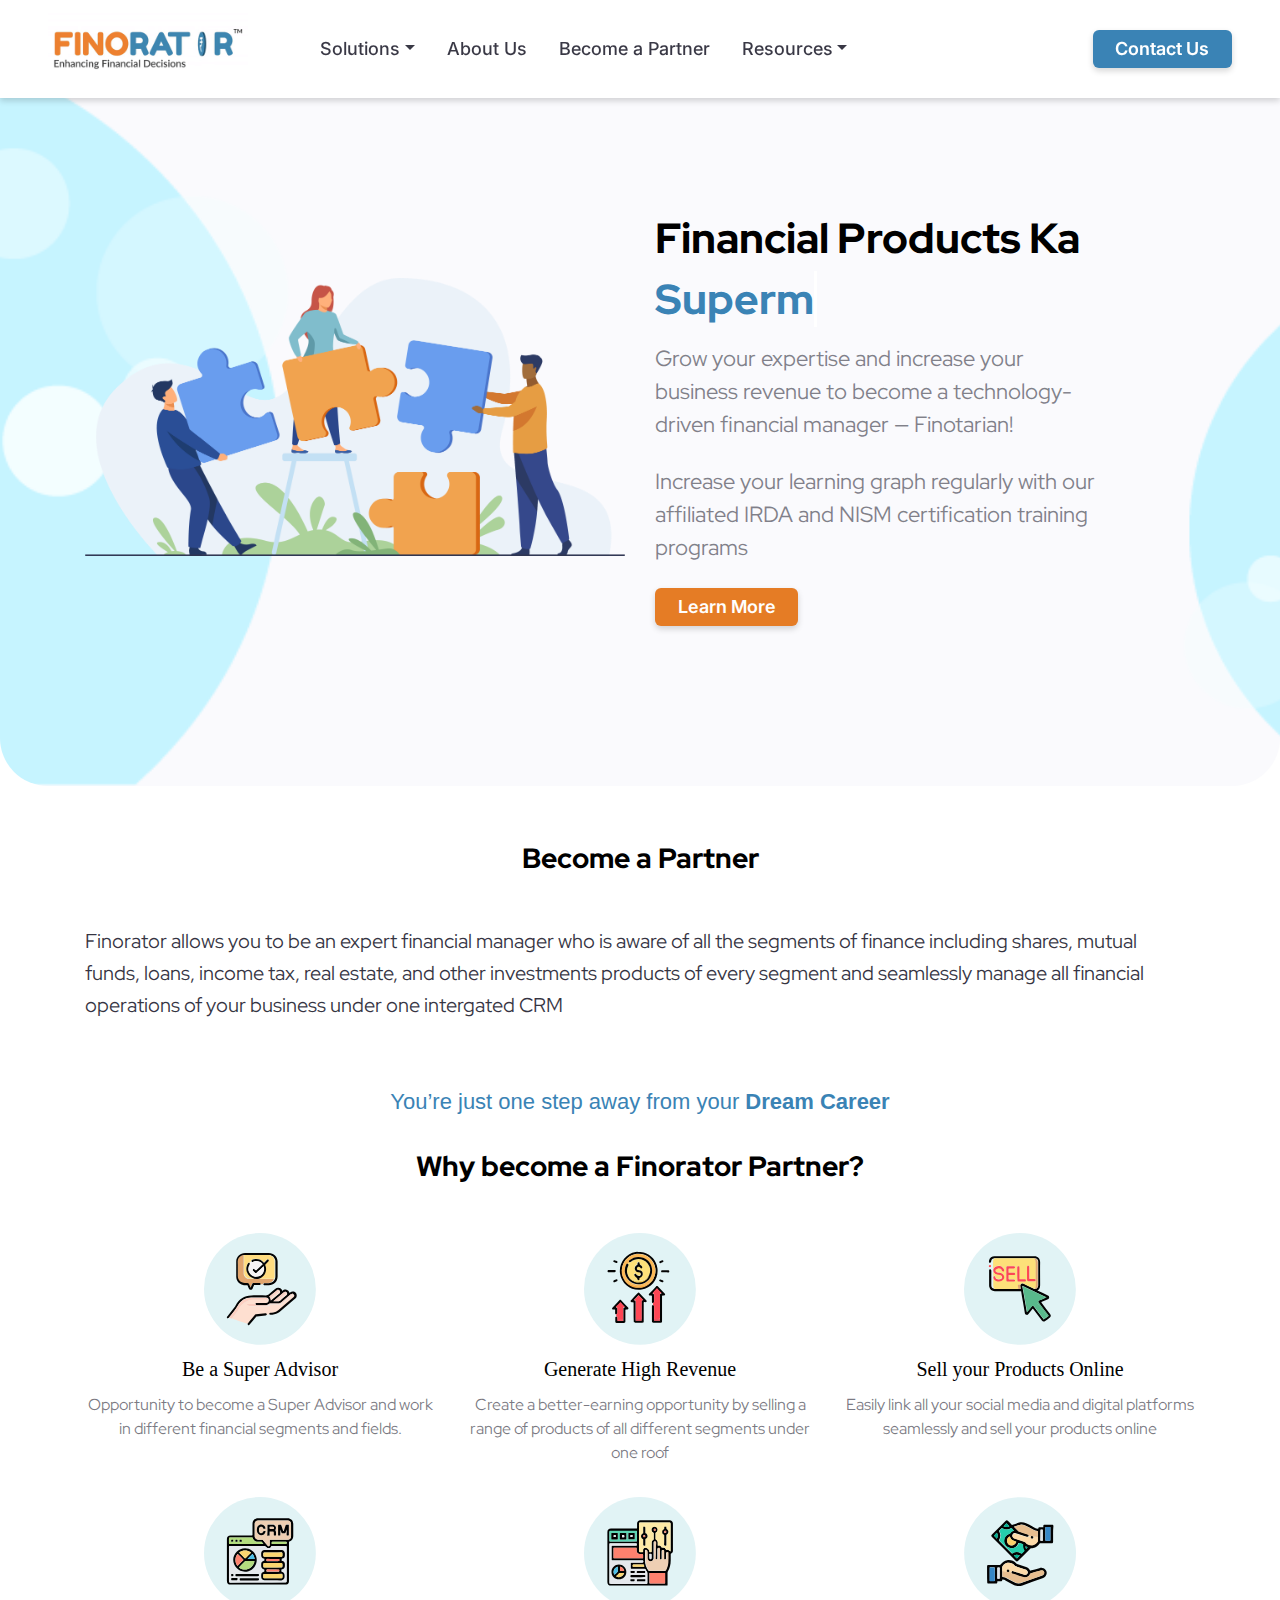
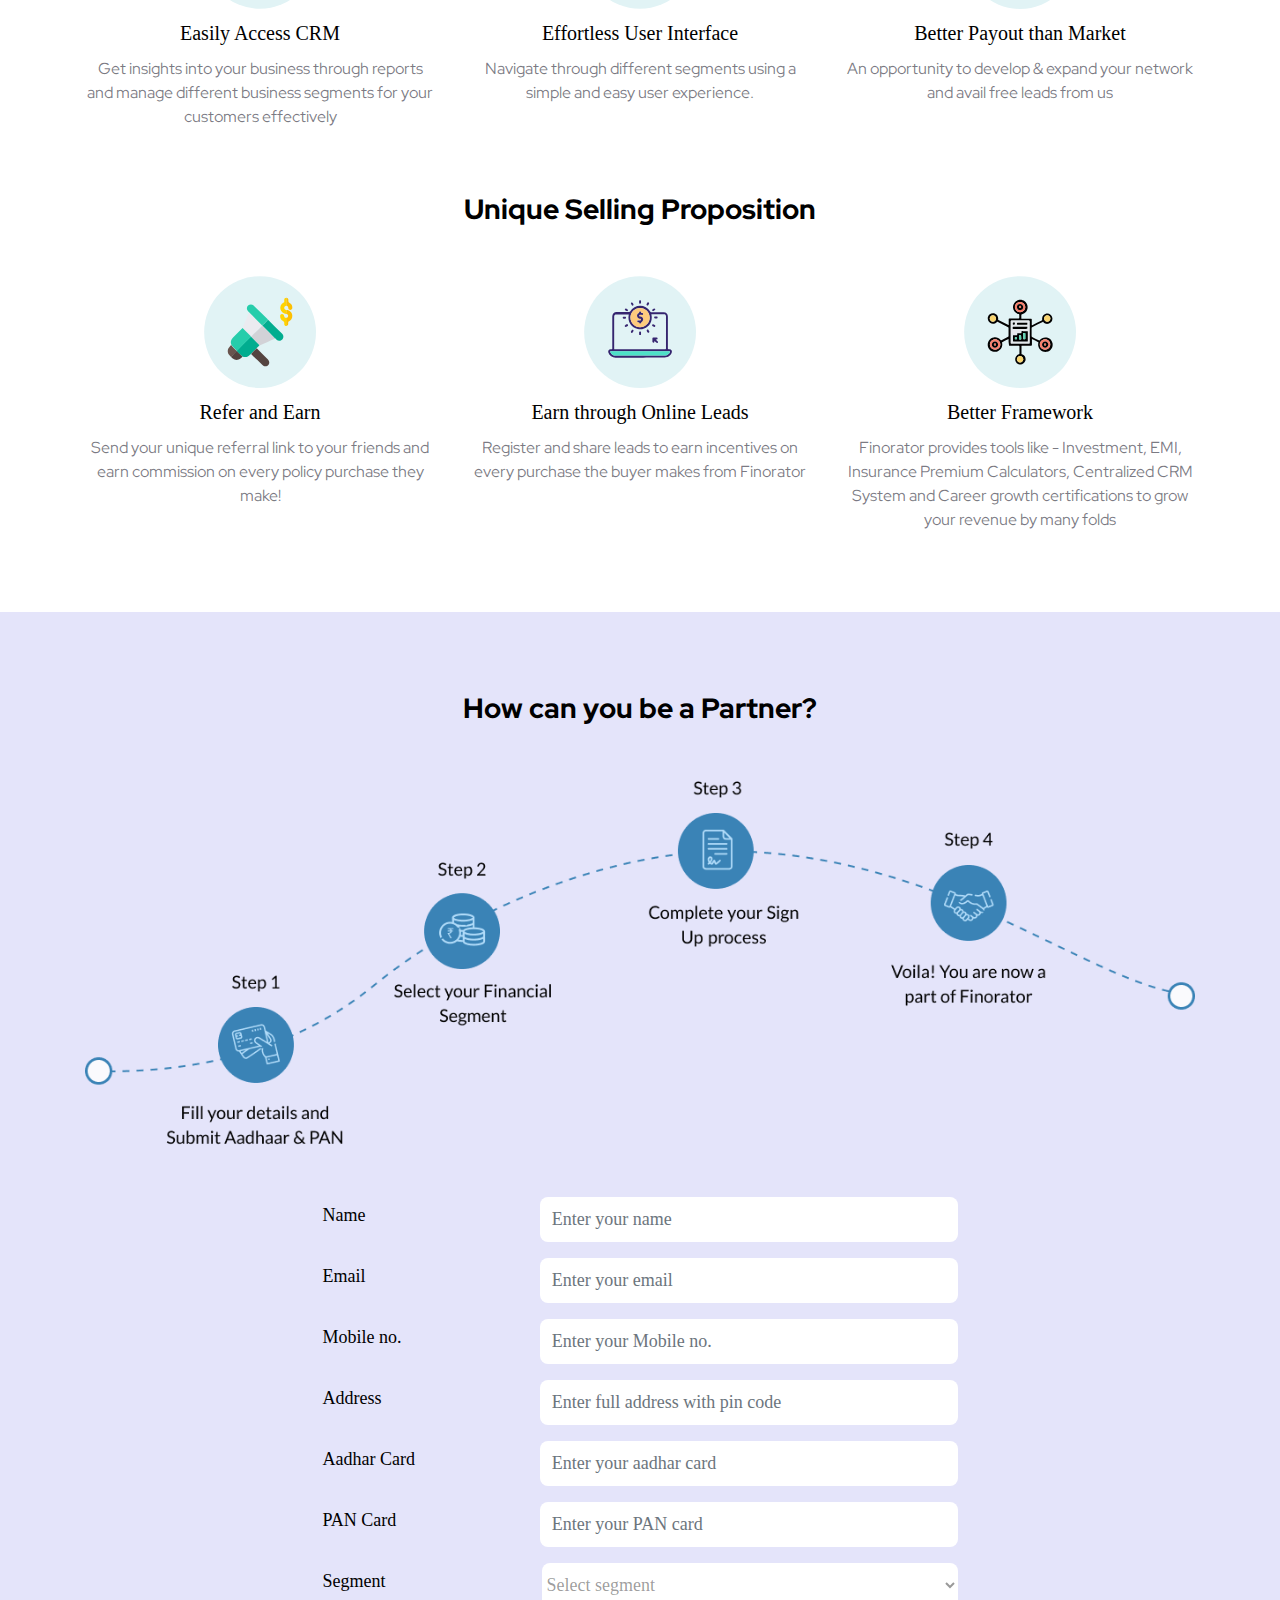
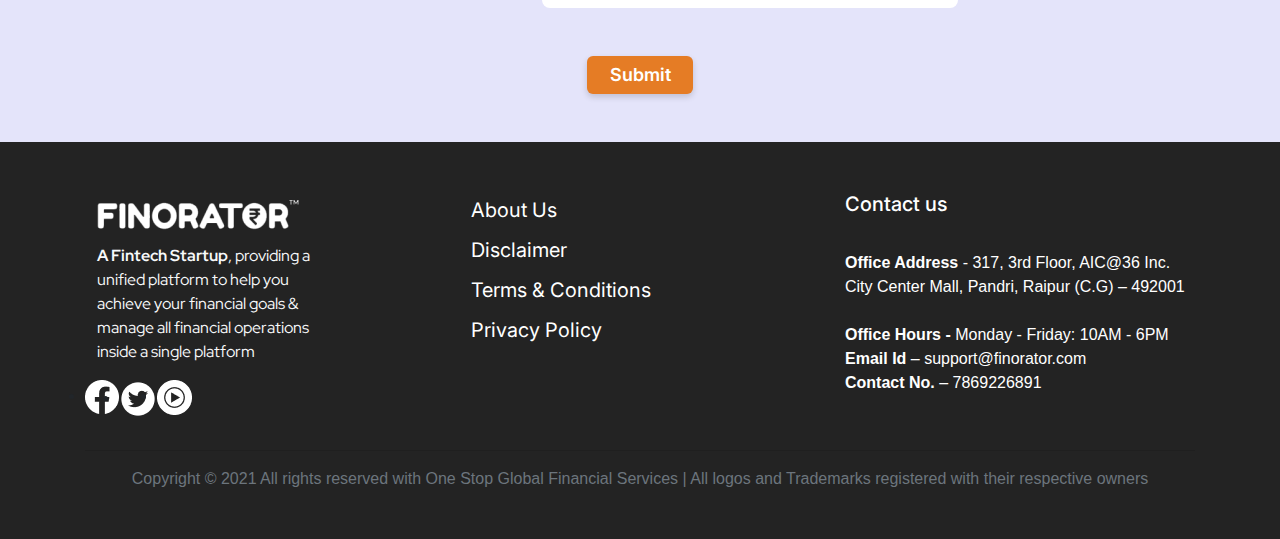
<file: partner.html>
<!DOCTYPE html>
<html lang="en">
    <head>
        <meta charset="utf-8">
        <meta http-equiv="X-UA-Compatible" content="IE=edge">
        <meta name="viewport" content="width=device-width, initial-scale=1, shrink-to-fit=no">
        <meta name="description" content="">
        <meta name="author" content="">
        <title>Finorator - Become a Partner</title>
        <!-- Bootstrap core CSS -->
        <link href="bootstrap/css/bootstrap.css" rel="stylesheet">
        <!-- Custom styles for this template -->
        <link href="main.css" rel="stylesheet" type="text/css">
        <link href="starter-template.css" rel="stylesheet" type="text/css">
        <link rel="preconnect" href="https://fonts.googleapis.com">
        <link rel="preconnect" href="https://fonts.gstatic.com" crossorigin>
        <link href="https://fonts.googleapis.com/css2?family=Inter:wght@300;400;500;600;700&display=swap" rel="stylesheet">
        <link href="https://fonts.googleapis.com/css2?family=Inter:wght@300;400;500;600;700&family=Red+Hat+Display:wght@300;400;500;600;700&display=swap" rel="stylesheet">
    </head>
    <body>
        <nav class="navbar navbar-expand-md fixed-top pl-5 pr-5">
            <a href="index.html" class="navbar-brand"><img src="assets/fino2.gif"></a>
            <button class="navbar-toggler" type="button" data-toggle="collapse" data-target="#navbarsExampleDefault" aria-controls="navbarsExampleDefault" aria-expanded="false" aria-label="Toggle navigation" style="background-color: #3a83b5;">
                <span class="navbar-toggler-icon"></span>
            </button>
            <div class="collapse navbar-collapse" id="navbarsExampleDefault">
                <ul class="navbar-nav mr-auto ml-5">
                    <li class="nav-item dropdown">
                        <a class="nav-link dropdown-toggle" href="#" id="dropdown01" data-toggle="dropdown" aria-haspopup="true" aria-expanded="false">Solutions</a>
                        <div class="dropdown-menu" aria-labelledby="dropdown01">
                            <a class="dropdown-item test">Product<span class="caret"></span></a>
                            <ul class="dropdown-menu dropdown-submenu">
                                <li>
                                    <a tabindex="-1" href="index.html#segment" class="dropdown-item">Shares & Stocks</a>
                                </li>
                                <li>
                                    <a tabindex="-1" href="index.html#segment" class="dropdown-item">Mutual Fund</a>
                                </li>
                                <li>
                                    <a tabindex="-1" href="https://www.gibl.in/?source=1000051793" class="dropdown-item">Insurance</a>
                                </li>
                                <li>
                                    <a tabindex="-1" href="index.html#segment" class="dropdown-item">Loans</a>
                                </li>
                                <li>
                                    <a tabindex="-1" href="index.html#segment" class="dropdown-item">Income Tax</a>
                                </li>
                                <li>
                                    <a tabindex="-1" href="index.html#segment" class="dropdown-item">Real Estate</a>
                                </li>
                            </ul>                             
                            <a class="dropdown-item test" href="#">Other Services <span class="caret"></span></a>
                            <ul class="dropdown-menu dropdown-submenu" style="top: 36px;">
                                <li>
                                    <a tabindex="-1" href="contact-us.html" class="dropdown-item">WEALTH PLANNING</a>
                                </li>
                                <li>
                                    <a tabindex="-1" href="contact-us.html" class="dropdown-item">INVESTMENT PLANNING</a>
                                </li>
                                <li>
                                    <a tabindex="-1" href="contact-us.html" class="dropdown-item">INTERMEDIARY SERVICES</a>
                                </li>
                                <li>
                                    <a tabindex="-1" href="contact-us.html" class="dropdown-item">TAX PLANNING & CONSULTANCY</a>
                                </li>
                                <li>
                                    <a tabindex="-1" href="contact-us.html" class="dropdown-item">ACCOUNTING</a>
                                </li>
                                <li>
                                    <a tabindex="-1" href="contact-us.html" class="dropdown-item">DIGITAL SIGNATURE</a>
                                </li>
                            </ul>
                        </div>
                    </li>
                    <li class="nav-item dropdown">
                        <a class="nav-link" href="about-us.html" id="dropdown01" aria-haspopup="true" aria-expanded="false">About Us</a>
                    </li>
                    <li class="nav-item dropdown">
                        <a class="nav-link" href="partner.html" id="dropdown01" aria-haspopup="true" aria-expanded="false">Become a Partner</a>
                    </li>
                    <li class="nav-item dropdown">
                        <a class="nav-link dropdown-toggle" href="#" id="dropdown01" data-toggle="dropdown" aria-haspopup="true" aria-expanded="false">Resources</a>
                        <div class="dropdown-menu" aria-labelledby="dropdown01">
                            <a class="dropdown-item" href="#">FAQs</a>
                            <a class="dropdown-item" href="#">Blogs</a>
                            <a class="dropdown-item" href="index.html#partners">Our Partners</a>
                        </div>
                    </li>
                </ul>
                <form class="form-inline my-2 my-lg-0">
                    <a class="theme-btn btn my-2 my-sm-0" href="contact-us.html">Contact Us</a>
                </form>
            </div>
        </nav>
        <div class="hero partner-hero" style="background-image: url('assets/bg_1.png');">
            <div class="container">
                <div class="row" style="align-items: center;">
                    <div class="col-xl-6 col-lg-5">
                        <img src="assets/partner.png">
                    </div>
                    <div class="col-xl-6 col-lg-7">
                        <div>
                            <h1 class="theme-h1">Financial Products
Ka <br><span class="theme-color"><a class="typewrite" data-period="2000" data-type='[ "Supermarket.", "Bazaar." ]'></a></span></h1>
                            <p class="theme-p mb-4">Grow your expertise and increase your business revenue to become a technology-driven financial manager — Finotarian!</p>
                            <p class="theme-p mb-4">Increase your learning graph regularly with our affiliated IRDA and NISM  certification training programs</p>
                            <a class="theme-btn btn my-2 my-sm-0 theme-bg2" href="#partner-body">Learn More</a>
                        </div>
                    </div>
                </div>
            </div>
        </div>
        <div class="section-body" id="partner-body">
            <div class="container">
                <div class="theme-head text-center">Become a Partner</div>
                <p class="partner-section">Finorator allows you to be an expert financial manager who is aware of all the segments of finance including shares, mutual funds, loans, income tax, real estate, and other investments products of every segment and seamlessly manage all financial operations of your business under one intergated CRM</p>
                <br>
                <br>
                <div class="text-center theme-color" style="font-size: 22px;">You’re just one step away from your 
                    <b>Dream Career</b>
                </div>
                <b></b>
                <div class="theme-head mt-4 text-center">Why become a Finorator Partner?</div>
                <div class="row">
                    <div class="col-lg-4 col-xl-4">
                        <div class="text-center feature-smallcard">
                            <img src="assets/partner-feature-1.svg">
                            <div class="title">
                                Be a Super Advisor
</div>
                            <div class="description">Opportunity to become a Super Advisor and work in different financial segments and fields.
</div>
                        </div>
                    </div>
                    <div class="col-lg-4 col-xl-4">
                        <div class="text-center feature-smallcard">
                            <img src="assets/partner-feature-2.svg">
                            <div class="title">
                                Generate High Revenue
</div>
                            <div class="description">Create a better-earning opportunity by selling a range of products of all different segments under one roof
</div>
                        </div>
                    </div>
                    <div class="col-lg-4 col-xl-4">
                        <div class="text-center feature-smallcard">
                            <img src="assets/partner-feature-3.svg">
                            <div class="title">
                                Sell your Products Online
</div>
                            <div class="description">Easily link all your social media and digital platforms seamlessly and sell your products online
</div>
                        </div>
                    </div>
                    <div class="col-lg-4 col-xl-4">
                        <div class="text-center feature-smallcard">
                            <img src="assets/partner-feature-4.svg">
                            <div class="title">
                                Easily Access CRM
</div>
                            <div class="description">Get insights into your business through reports and manage different business segments for your customers effectively
</div>
                        </div>
                    </div>
                    <div class="col-lg-4 col-xl-4">
                        <div class="text-center feature-smallcard">
                            <img src="assets/partner-feature-5.svg">
                            <div class="title">
                                Effortless User Interface
</div>
                            <div class="description">Navigate through different segments using a simple and easy user experience.
</div>
                        </div>
                    </div>
                    <div class="col-lg-4 col-xl-4">
                        <div class="text-center feature-smallcard">
                            <img src="assets/partner-feature-7.svg">
                            <div class="title">
                                Better Payout than Market
</div>
                            <div class="description">An opportunity to develop & expand your network and avail free leads from us
</div>
                        </div>
                    </div>
                </div>
                <div class="theme-head mt-4 text-center">Unique Selling Proposition</div>
                <div class="row">
                    <div class="col-lg-4 col-xl-4">
                        <div class="text-center feature-smallcard">
                            <img src="assets/usp-1.svg">
                            <div class="title">
                                Refer and Earn
</div>
                            <div class="description">Send your unique referral link to your friends and earn commission on every policy purchase they make!
</div>
                        </div>
                    </div>
                    <div class="col-lg-4 col-xl-4">
                        <div class="text-center feature-smallcard">
                            <img src="assets/usp-2.svg">
                            <div class="title">
                                Earn through Online Leads
</div>
                            <div class="description">Register and share leads to earn incentives on every purchase the buyer makes from Finorator
</div>
                        </div>
                    </div>
                    <div class="col-lg-4 col-xl-4">
                        <div class="text-center feature-smallcard">
                            <img src="assets/usp-3.svg">
                            <div class="title">
                                Better Framework
</div>
                            <div class="description">Finorator provides tools like - Investment, EMI, Insurance Premium Calculators, Centralized CRM System and Career growth certifications to grow your revenue by many folds
</div>
                        </div>
                    </div>
                </div>
            </div>
        </div>
        <div class="section-body partner-form-section">
            <div class="container">
                <div class="theme-head mt-4 text-center">How can you be a Partner?</div>
                <div class="row" style="align-items: center; justify-content: center;">
                    <div class="col-lg-12 mb-5">
                        <img src="assets/steps.png" class="w-100"/>
                    </div>
                    <div class="col-lg-7">
                        <form class="partner-form" style="text-align: center;">
                            <div class="form-group">
                                <label for="formGroupExampleInput">Name</label>
                                <input type="text" class="form-control" id="formGroupExampleInput" placeholder="Enter your name"/>
                            </div>
                            <div class="form-group">
                                <label for="formGroupExampleInput2">Email</label>
                                <input type="text" class="form-control" id="formGroupExampleInput2" placeholder="Enter your email"/>
                            </div>
                            <div class="form-group">
                                <label for="formGroupExampleInput2">Mobile no.</label>
                                <input type="text" class="form-control" id="" placeholder="Enter your Mobile no."/>
                            </div>
                            <div class="form-group">
                                <label for="formGroupExampleInput2">Address</label>
                                <input type="text" class="form-control" id="" placeholder="Enter full address with pin code"/>
                            </div>
                            <div class="form-group">
                                <label for="formGroupExampleInput2">Aadhar Card</label>
                                <input type="text" class="form-control" id="" placeholder="Enter your aadhar card"/>
                            </div>
                            <div class="form-group">
                                <label for="formGroupExampleInput2">PAN Card</label>
                                <input type="text" class="form-control" id="" placeholder="Enter your PAN card"/>
                            </div>
                            <div class="form-group mb-5">
                                <label for="formGroupExampleInput2">Segment</label>
                                <select name="cars" id="cars" form="carform">
                                    <option value="volvo">Select segment</option>
                                    <option value="saab">All</option>
                                    <option value="saab">Mutual Funds</option>
                                    <option value="opel">Insurance</option>
                                    <option value="audi">Loans</option>
                                    <option value="audi">Shares & Stocks</option>
                                    <option value="audi">Income Tax</option>
                                    <option value="audi">Real Estate</option>
                                </select>
                            </div>
                            <button class="theme-btn btn my-2 my-sm-0 theme-bg2" type="submit">Submit</button>
                        </form>
                    </div>
                </div>
            </div>
        </div>
        <div class="section-body footer">
            <div class="container">
                <div class="row">
                    <div class="col-xl-3 col-lg-3 col-12">
                        <img src="assets/logo-white.png">
                        <p class="theme-p text-light" style="padding-left: 12px;"><b>A Fintech Startup</b>, providing a unified platform to help you achieve your financial goals &amp; manage all financial operations inside a single platform</p>
                        <ul class="sm-icons">
                            <li>
                                <img src="assets/fb.png">
                            </li>
                            <li>
                                <img src="assets/twitter.png">
                            </li>
                            <li>
                                <img src="assets/yt.png">
                            </li>
                        </ul>
                    </div>
                    <div class="col-xl-4 offset-xl-1 col-lg-4">
                        <ul class="list-group footer-nav"> 
                            <li class="list-group-item">
                                <a href="about-us.html">About Us</a>
                            </li>                             
                            <li class="list-group-item">
                                <a href="disclaimer.html">Disclaimer</a>
                            </li>                             
                            <li class="list-group-item">
                                <a href="terms-and-condition.html">Terms &amp; Conditions</a>
                            </li>                             
                            <li class="list-group-item">
                                <a href="privacy-policy.html">Privacy Policy</a>
                            </li>                             
                        </ul>
                    </div>
                    <div class="col-xl-4 col-lg-5 col-9">
                        <div class="title">Contact us</div>
                        <p class="text-white text-left"><b>Office Address</b> -  317, 3rd Floor, AIC@36 Inc.
City Center Mall, Pandri, Raipur (C.G) – 492001<br><br><b>Office Hours -</b>
Monday - Friday: 10AM - 6PM<b>
Email Id</b> – support@finorator.com<br><b>
Contact No.</b> – 7869226891</p>
                    </div>
                </div>
                <hr>
                <div class="row text-muted text-center" style="justify-content: center;">
                    Copyright © 2021 All rights reserved with One Stop Global Financial Services | All logos and Trademarks registered with their respective owners
</div>
            </div>
        </div>
        <!-- /.container -->
        <!-- Bootstrap core JavaScript
    ================================================== -->
        <!-- Placed at the end of the document so the pages load faster -->
        <script src="assets/js/jquery.min.js"></script>
        <script src="assets/js/popper.js"></script>
        <script src="bootstrap/js/bootstrap.min.js"></script>
        <script>
	var TxtType = function(el, toRotate, period) {
        this.toRotate = toRotate;
        this.el = el;
        this.loopNum = 0;
        this.period = parseInt(period, 10) || 2000;
        this.txt = '';
        this.tick();
        this.isDeleting = false;
    };

    TxtType.prototype.tick = function() {
        var i = this.loopNum % this.toRotate.length;
        var fullTxt = this.toRotate[i];

        if (this.isDeleting) {
        this.txt = fullTxt.substring(0, this.txt.length - 1);
        } else {
        this.txt = fullTxt.substring(0, this.txt.length + 1);
        }

        this.el.innerHTML = '<span class="wrap">'+this.txt+'</span>';

        var that = this;
        var delta = 200 - Math.random() * 100;

        if (this.isDeleting) { delta /= 2; }

        if (!this.isDeleting && this.txt === fullTxt) {
        delta = this.period;
        this.isDeleting = true;
        } else if (this.isDeleting && this.txt === '') {
        this.isDeleting = false;
        this.loopNum++;
        delta = 500;
        }

        setTimeout(function() {
        that.tick();
        }, delta);
    };

    window.onload = function() {
        var elements = document.getElementsByClassName('typewrite');
        for (var i=0; i<elements.length; i++) {
            var toRotate = elements[i].getAttribute('data-type');
            var period = elements[i].getAttribute('data-period');
            if (toRotate) {
              new TxtType(elements[i], JSON.parse(toRotate), period);
            }
        }
        // INJECT CSS
        var css = document.createElement("style");
        css.type = "text/css";
        css.innerHTML = ".typewrite > .wrap { border-right: 0.08em solid #fff}";
        document.body.appendChild(css);
    };
</script>
        <script>
$(document).ready(function(){
  $('a.test').on("click", function(e){
    $(this).next('ul').toggle();
    e.stopPropagation();
    e.preventDefault();
  });
});
</script>
    </body>
</html>
</file>
<file: main.css>
body {
    padding-top: 5rem;
}

.starter-template {
    padding: 3rem 1.5rem;
    text-align: center;
}

.navbar-brand img {
    max-width: 10em;
}

.navbar .nav-item .nav-link {
    font-family: Inter;
    font-style: normal;
    font-weight: 500;
    font-size: 18px;
    line-height: 24px;
    color: rgba(7, 6, 22, 0.8);
}

.navbar .nav-item {
    margin-right: 1em;
}

.theme-btn {
    /* Rectangle 1 */
    background: #3A83B5;
    box-shadow: 0px 3px 6px rgba(0, 0, 0, 0.16);
    border-radius: 6px;

    /* color: #fff */
    padding-left: 1.2em;
    padding-right: 1.2em;

    /* Contact Us */
    font-family: Inter;
    font-style: normal;
    font-weight: 600;
    font-size: 18px;
    line-height: 24px;
    color: #FFFFFF;
}

.theme-btn:hover {
    color: #fff;
}

.navbar {
    box-shadow: 0px 3px 6px rgba(0, 0, 0, 0.16);
    background-color: #fff;
}

.hero {
    background: #FAFAFD;
    padding-top: 8em;
    padding-bottom: 10em;
    background-image: url('assets/Group%20510.png');
    background-repeat: no-repeat;
    background-position: center top;
    background-size: cover;
    border-bottom-left-radius: 3em;
    border-bottom-right-radius: 3em;
}

.hero img {
    max-width: 100%;
}

.theme-h1 {
    /* All financial Solutions under One Roof */
    font-family: Red Hat Display;
    font-style: normal;
    font-weight: 800;
    font-size: 42px;
    line-height: 61px;
    color: #000000;
}

.theme-color {
    color: #3A83B5 !important;
}

.theme-p {
    font-family: Red Hat Display;
    font-style: normal;
    font-weight: normal;
    font-size: 16px;
    color: rgba(7, 6, 22, 0.5);
    margin-top: 12px;
}

.theme-bg2 {
    background: #E57C25;
}

.segments {
}

.theme-head {
    /* Choose your Segment */
    font-family: Red Hat Display;
    font-style: normal;
    font-weight: 800;
    font-size: 28px;
    line-height: 49px;
    color: #000000;
    padding-top: 0em;
    padding-bottom: 1.5em;
}

.segment-card {
    padding-right: 0em;
    padding-left: 0em;
    text-align: center;
    margin-bottom: 1em;
    margin-top: 1em;
}

.card-holder {
    /* Ellipse 2 */
    background: #FAFAFD;
    box-shadow: 3px 6px 24px rgba(0, 0, 0, 0.1);
    border-radius: 20px;
    padding: 1em;
    transition: 0.3s;
}

.card-holder img {
    max-width: 90px;
}

.card-title {
    /* Shares & Stocks */
    font-family: Red Hat Display;
    font-style: normal;
    font-weight: 800;
    font-size: 20px;
    text-align: center;
    color: #000000;
    margin-top: 1em;
}

.hero .theme-p {
    font-size: 22px;
    padding-right: 4em;
}

.segement-row {
    flex-direction: row;
    align-items: center;
    display: run-in;
    text-align: center;
    width: 135%;
}

.segment-main {
    overflow: hidden;
    max-width: 100%;
    text-align: center;
}

.section-body {
    padding-top: 3em;
    padding-bottom: 3em;
}

.features {
    background: #e4e4fa;
}

.feature-bigcard {
    background: #FFFFFF;
    box-shadow: 0px 3px 6px rgba(0, 0, 0, 0.12);
    padding: 2em;
    text-align: center;
    min-height: 290px;
    transition: 0.3s;
}

.description {
    font-family: Red Hat Display;
    font-style: normal;
    font-weight: normal;
    font-size: 16px;
    line-height: 24px;
    text-align: center;
    color: rgba(7, 6, 22, 0.54);
}

.feature-bigcard .description {
    font-family: Red Hat Display;
    font-style: normal;
    font-weight: normal;
    font-size: 18px;
    line-height: 24px;
    text-align: left;
    color: rgba(7, 6, 22, 0.81);
    padding-top: 1em;
}

.title {
}

.feature-smallcard .title {
    font-family: Avenir;
    font-style: normal;
    font-weight: normal;
    font-size: 20px;
    line-height: 24px;
    text-align: center;
    color: #000000;
    padding-top: 12px;
    padding-bottom: 12px;
}

.steps {
}

.step-card {
    text-align: center;
}

.step-card .title {
    /* Step 1 */
    font-family: Avenir;
    font-style: normal;
    font-weight: normal;
    font-size: 24px;
    line-height: 38px;
    text-align: center;
    color: #000000;
    padding-bottom: 8px;
}

.step-card img {
    max-width: 100px;
    padding-bottom: 12px;
}

.step-card .description {
    font-family: Red Hat Display;
    font-style: normal;
    font-weight: normal;
    font-size: 16px;
    line-height: 24px;
    text-align: center;
    color: rgba(7, 6, 22, 0.81);
}

.steps img {
    max-width: 100%;
}

.blogs {
    background-color: #e4e4fa;
}

.blog-card {
    background: #FFFFFF;
    box-shadow: 0px 3px 6px rgba(0, 0, 0, 0.12);
}

.theme-bg {
    background-color: #002068;
}

.blog-card h3 {
    color: #fff;
    font-family: Red Hat Display;
    font-style: normal;
    font-weight: 500;
    font-size: 20px;
    line-height: 27px;
    padding: 1em;
}

.blog-card h4 {
    font-family: Red Hat Display;
    font-style: normal;
    font-weight: 500;
    font-size: 18px;
    line-height: 27px;
    color: #000000;
    padding-left: 1em;
    padding-right: 1em;
    padding-bottom: 2em;
}

.segment-card img {
    max-width: 4em;
}

.partner {
    background: #e4e4fa;
}

.partner img {
    max-width: 100%;
}

.footer {
    background-color: #232323;
}

.sm-icons {
    display: flex;
    flex-direction: row;
    padding-left: 0;
    margin-right: 70px;
}

.sm-icons li {
}

.footer-nav {
}

.footer-nav li {
    background: transparent;
    border: 0 solid;
    font-family: Inter;
    font-style: normal;
    font-weight: normal;
    font-size: 20px;
    line-height: 29px;

    /* identical to box height */
    color: #FFFFFF;
    padding: 6px;
}

.footer .title {
    font-family: Inter;
    font-style: normal;
    font-weight: 500;
    font-size: 20px;
    line-height: 29px;

    /* identical to box height */
    text-align: left;
    color: #FFFFFF;
    padding-bottom: 32px;
}

.feature-smallcard {
    margin-bottom: 2em;
    text-align: center;
}

.sub-hero {
    padding-top: 1em;
    padding-bottom: 2em;
    background-color: #3A83B5;
    border-radius: 0;
}

.sub-hero .theme-h1 {
    text-align: center;
    color: #fff;
}

.about-u {
    /* background-image: url('assets/about.png') */
    background-repeat: no-repeat;
    background-size: cover;
    margin-bottom: 3em;
    background-position: center center;
    padding-top: 4em;
    background-color: #e4e4fa;
}

.about-u .row {
}

.vision-card {
    background: #FFFFFF;
    box-shadow: 0px 3px 6px rgba(0, 0, 0, 0.12);
    padding: 1em;
    text-align: center;
    margin-left: 2em;
    margin-right: 2em;
    margin-bottom: -6.5em;
    transition: 0.3s;
}

.about-u .vision-card .theme-head {
    padding-bottom: 12px;
}

.team-card {
    background: #f2f2ff;
    text-align: center;
    margin-bottom: 2em;
    padding: 2em;
    margin-right: 1em;
    border-radius: 1em;
}

.team-card img {
    padding: 0em;
    max-width: 100px;
    margin-bottom: 1em;
    max-height: 130px;
    border-radius: 10px;
}

.team-card h3 {
    font-family: Inter;
    font-style: normal;
    font-weight: 600;
    font-size: 18px;
    line-height: 34px;

    /* identical to box height */
    color: #000000;
}

.team-card p {
    font-family: Red Hat Display;
    font-style: normal;
    font-weight: normal;
    font-size: 14px;
    line-height: 28px;

    /* identical to box height, or 140% */
    text-align: center;
    color: rgba(7, 6, 22, 0.5);
}

.feature-smallcard img {
    max-width: 7em;
}

.partner-section {
    font-family: Red Hat Display;
    font-style: normal;
    font-weight: normal;
    font-size: 20px;
    line-height: 32px;
    color: rgba(7, 6, 22, 0.81);
}

.active {
    font-weight: 600 !important;
    color: #3A83B5 !important;
}

.steps {
    font-family: Avenir;
    font-style: normal;
    font-weight: 800;
    font-size: 24px;
    line-height: 48px;

    /* or 171% */
    color: #000000;
}

.steps-info {
    font-family: Avenir;
    font-style: normal;
    font-weight: normal;
    font-size: 18px;
    color: #000000;
}

.partner-form .form-group {
    display: flex;
    align-items: center;
}

.partner-form .form-group input,
textarea {
    max-width: 70%;
    background: #FFFFFF !important;
    border-radius: 8px !important;
    font-family: Avenir;
    font-style: normal;
    font-weight: 500 !important;
    font-size: 18px !important;
    color: rgba(0, 0, 0, 0.4) !important;
    border: 0px solid !important;
    padding-top: 8px;
    padding-bottom: 8px;
    min-height: 45px;
}

.partner-form .form-group label {
    padding-right: 2em;
    font-family: Avenir;
    font-style: normal;
    font-weight: 500;
    font-size: 18px;
    color: #000000;
    width: 50%;
    text-align: left;
}

.partner-form-section {
    background-color: #e4e4fa;
}

.form-group select {
    max-width: 70%;
    background: #FFFFFF !important;
    border-radius: 8px;
    font-family: Avenir;
    font-style: normal;
    font-weight: 500;
    font-size: 18px;
    color: rgba(0, 0, 0, 0.4);
    border: 0px solid;
    padding-top: 8px;
    padding-bottom: 8px;
    min-height: 45px;
    width: 100%;
    height: 45px;
}

.navbar-toggler-icon {
    background-image: url('assets/ic_baseline-menu.svg');
}

@media only screen and (max-width:767px) {
    .navbar-brand img {
        max-width: 8em;
    }

    .hero {
        padding-top: 2em;
        padding-bottom: 2em;
    }

    .theme-h1 {
        font-size: 28px;
        line-height: 46px;
    }

    .hero .theme-p {
        font-size: 18px;
    }

    .theme-head {
        font-size: 22px;
    }
}

@media only screen and (max-width:575px) {
    .segement-row {
        display: flex;
        overflow: hidden;
        width: 100%;
        justify-content: center;
    }
}

@media only screen and (max-width:767px) {
    .section-body {
        padding-top: 2em;
        padding-bottom: 2em;
    }
}

.arr {
}

@media only screen and (max-width:575px) {
    .arr {
        display: none;
    }

    .step-card {
        margin-bottom: 1em;
    }
}

@media only screen and (max-width:767px) {
    .segement-row {
        width: 100%;
    }

    .arr {
        display: none;
    }

    .step-card {
        margin-bottom: 1em;
    }
}

.partner-hero {
    background-repeat: no-repeat;
    background-size: cover;
    background-image: url('none');
}

.car-row {
    display: flex;
    justify-content: center;
}

.dropdown-submenu {
    position: relative;
    top: 0;
    left: 100%;
    margin-top: -1px;
}

.dropdown-submenu .dropdown-menu {
    top: 0;
    left: 100%;
    margin-top: -1px;
}

.caret::after {
    display: inline-block;
    margin-left: 0.255em;
    vertical-align: 0.255em;
    content: "";
    border-top: 0.3em solid;
    border-right: 0.3em solid transparent;
    border-bottom: 0;
    border-left: 0.3em solid transparent;
}

.eligible-list .list-group-item {
    padding: 1.2em;
    margin-bottom: 2em;
    background-color: #F6F9FF;
    border: 0 solid;
    border-radius: 16px;
    display: flex;
}

.eligible-list .list-group-item p {
    margin-left: 2em;
    font-family: Avenir;
    font-style: normal;
    font-weight: 600;
    font-size: 18px;
    line-height: 26px;
    color: #000000;
    margin-top: auto;
    margin-bottom: auto;
    display: block;
}

.testimony-card {
    /* background: rgba(89, 84, 233, 0.1) */
    padding: 4em;
    min-height: 260px;
    background-repeat: no-repeat;
    background-position: center center;
    background-size: cover;
}

.testimony-body {
    margin-left: 4em;
}

.testimony-body img {
    max-width: 20px;
    float: left;
}

.cont {
}

.testimony-card .testimony-body .cont {
    font-family: Red Hat Display;
    font-style: normal;
    font-weight: normal;
    font-size: 16px;
    line-height: 28px;

    /* or 156% */
    color: rgba(7, 6, 22, 0.8);
    padding-left: 2em;
    padding-right: 2em;
}

.person {
}

.footer-nav li a {
    color: #fff;
}

.segment-main marquee .row div img {
    max-width: 120px;
    max-height: 90px;
}

.star-rating {
    display: flex;
    flex-direction: row-reverse;
    font-size: 1.5em;
    justify-content: space-around;
    padding: 0 .2em;
    text-align: center;
    width: 5em;
}

.star-rating input {
    display: none;
}

.star-rating label {
    color: #f90;
    cursor: pointer;
}

.star-rating :checked ~ label {
    color: #f90;
}

.vision-card img {
    max-width: 180px;
}

.logos marquee img {
    max-width: 120px;
}

.logos marquee div div {
    padding-right: 2em;
    padding-left: 2em;
}

#carouselExampleControls3 .carousel-indicators li {
    color: #232323 !important;
    background-color: #3e84b3;
    max-width: 20px;
}

#carouselExampleControls4 .carousel-indicators li {
    color: #232323 !important;
    background-color: #3e84b3;
    max-width: 20px;
}

.affiliations img {
    min-width: 120px;
}

.segment-card .card-holder:hover {
    box-shadow: 0px 6px 12px 8px rgba(0, 0, 0, 0.12);
}

.feature-bigcard:hover {
    box-shadow: 0px 6px 12px 8px rgba(0, 0, 0, 0.12);
}

.vision-card:hover {
    box-shadow: 0px 6px 12px 8px rgba(0, 0, 0, 0.12);
}

@media only screen and (max-width:575px) {
    .testimony-body {
        margin-left: 0;
    }

    .vision-card {
        margin-bottom: 1em;
    }
}
</file>
<file: starter-template.css>
body {
    padding-top: 5rem;
}

.starter-template {
    padding: 3rem 1.5rem;
    text-align: center;
}

.navbar-brand img {
}

.navbar-brand img {
}
</file>
